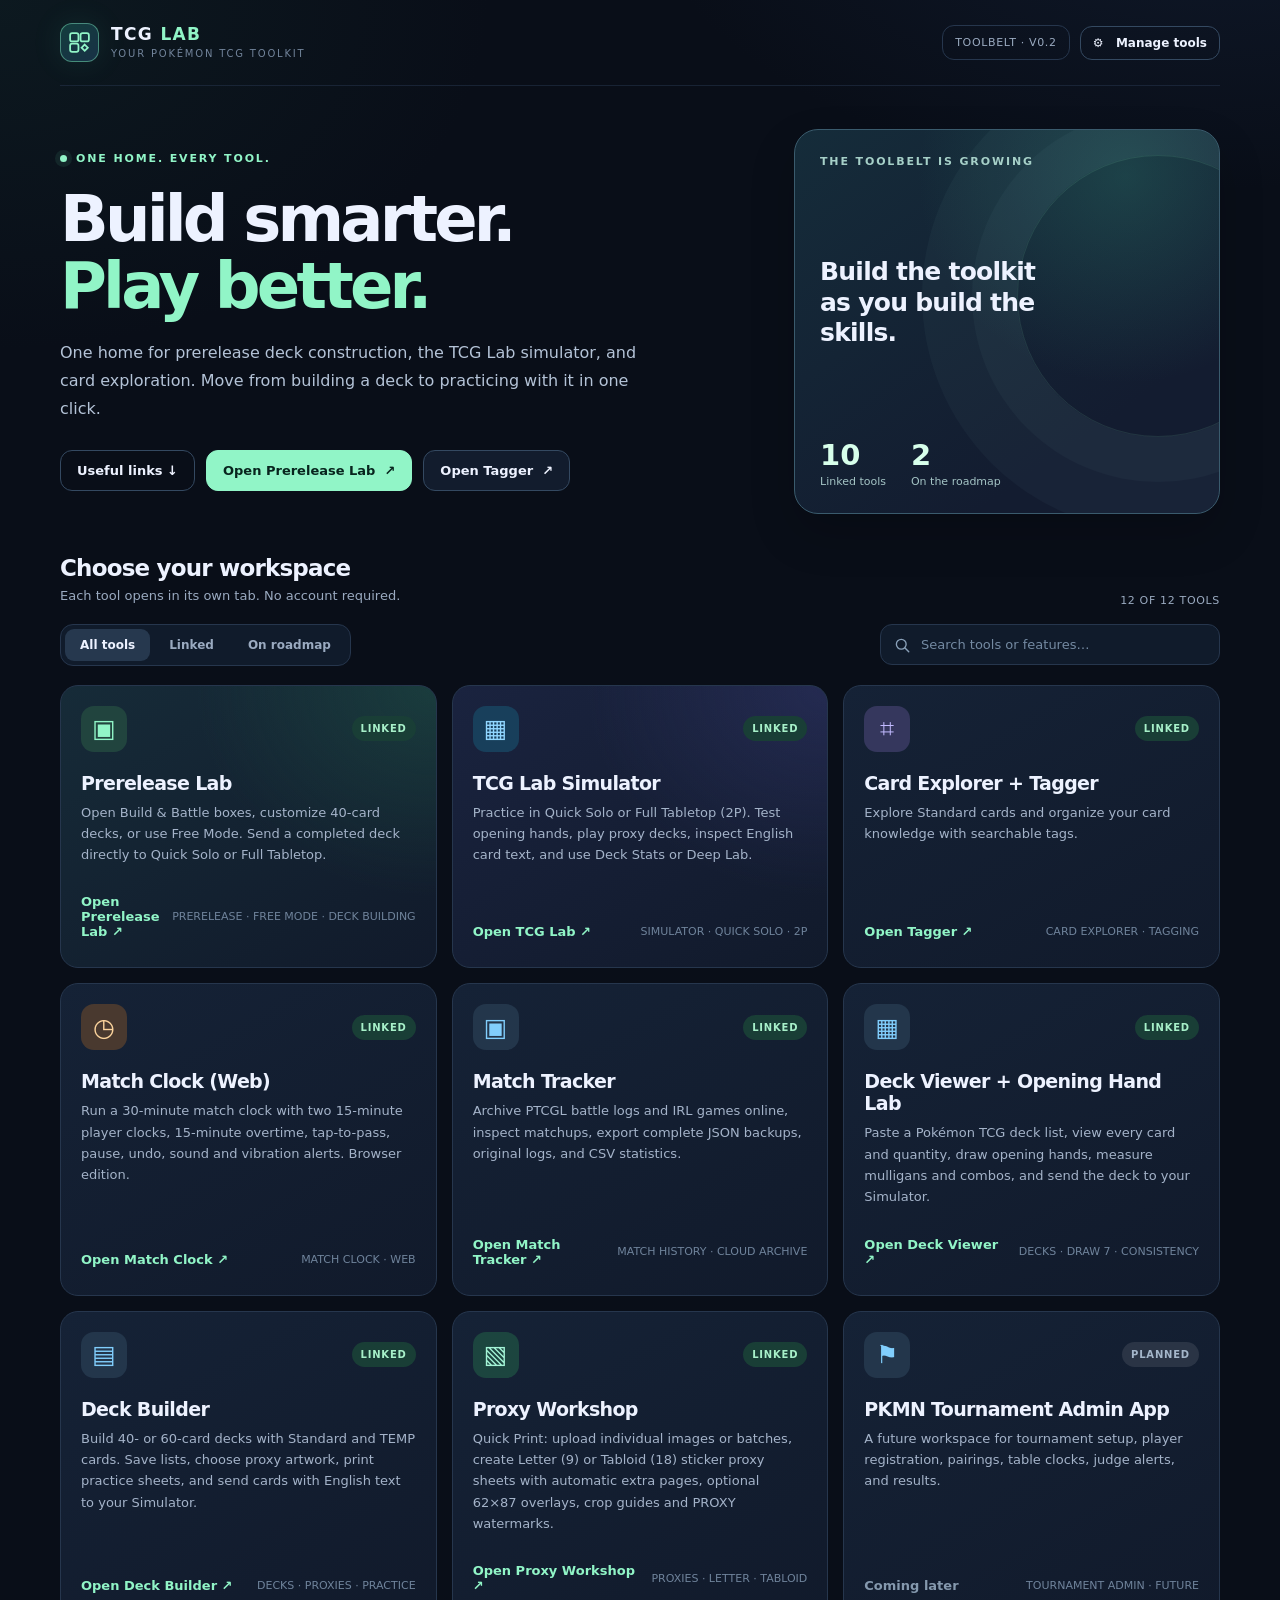
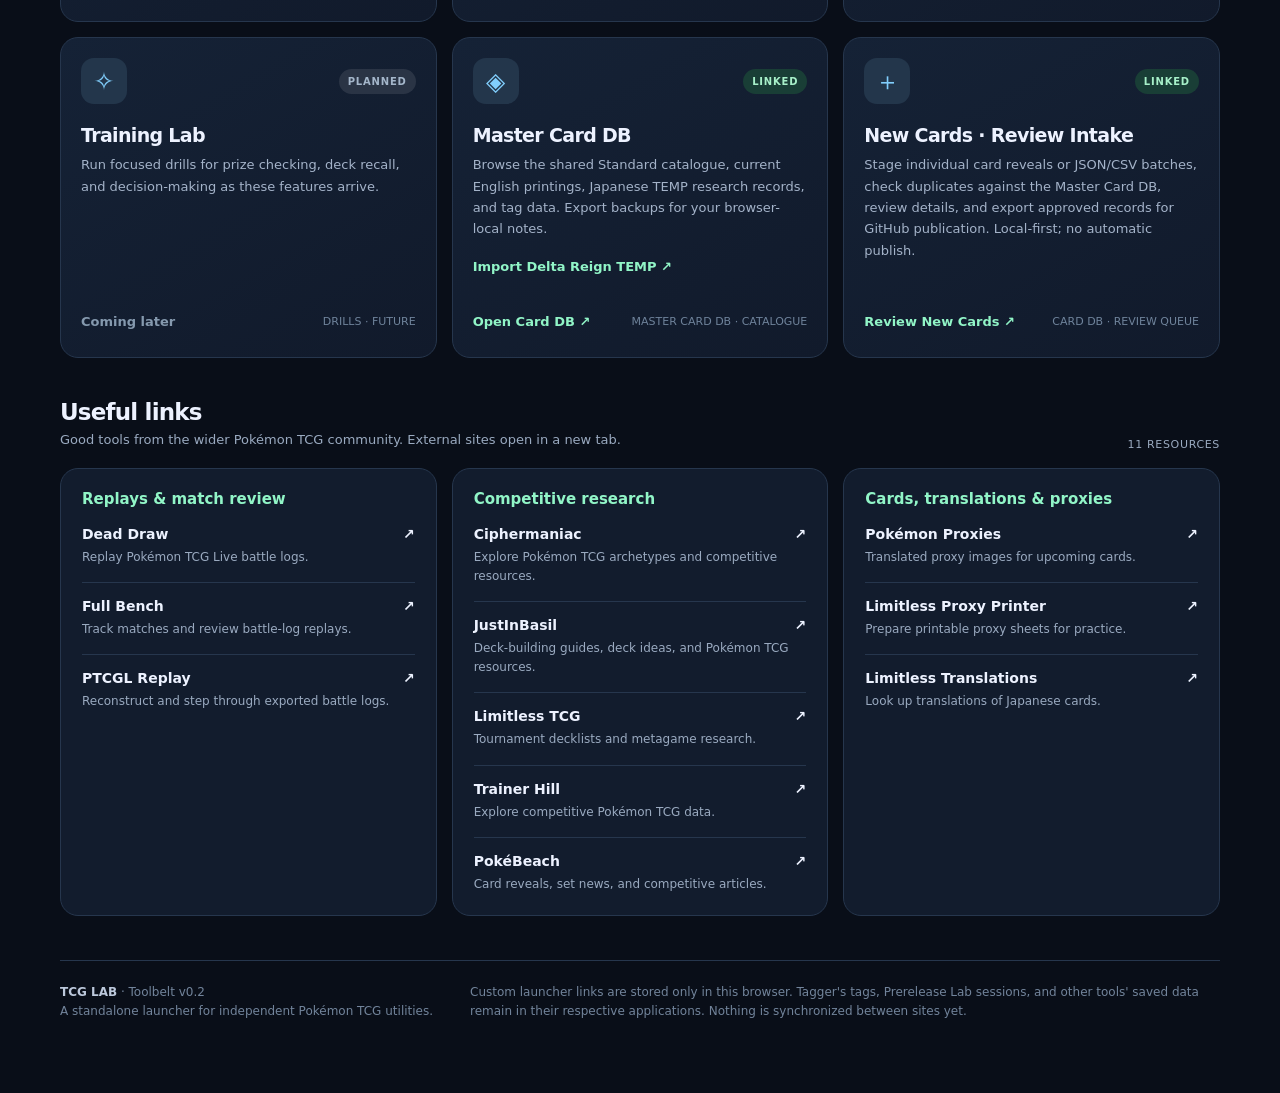
<file: public/index.html>
<!doctype html>
<html lang="en">
<head>
  <meta charset="utf-8"/>
  <meta name="viewport" content="width=device-width, initial-scale=1"/>
  <meta name="theme-color" content="#0a1120"/>
  <meta name="description" content="TCG Lab: one home for your Pokémon TCG tools."/>
  <title>TCG Lab — Toolbelt</title>
  <style>
    :root { color-scheme: dark; --bg:#090e18; --bg2:#0e1625; --surface:#121c2d; --surface2:#18253a; --line:#26364d; --line2:#344961; --text:#edf2ff; --muted:#9aaac0; --soft:#72849b; --mint:#91f5c7; --mint2:#43c99a; --violet:#afacff; --sky:#81cefc; --amber:#f1bd71; --r:18px; font-family: Inter, ui-sans-serif, system-ui,-apple-system,BlinkMacSystemFont,"Segoe UI",sans-serif; }
    *{box-sizing:border-box} html{scroll-behavior:smooth} body{margin:0; min-height:100vh; background:radial-gradient(900px 500px at 95% -5%, #20355a4a, transparent 65%), radial-gradient(700px 500px at 0 0, #173a3740, transparent 70%), var(--bg); color:var(--text)}
    button,input,a{font:inherit} button,a{-webkit-tap-highlight-color: transparent} a{text-decoration:none;color:inherit} button{cursor:pointer} :focus-visible{outline:3px solid #91f5c7;outline-offset:3px}
    .shell{max-width:1220px;margin:auto;padding:0 30px 72px}.topbar{display:flex;align-items:center;justify-content:space-between;gap:15px;border-bottom:1px solid #26364d88; padding:23px 0}.brand{display:flex;gap:12px;align-items:center}.brandmark{width:39px;height:39px;display:grid;place-items:center;border:1px solid #7ee9bd77; border-radius:12px;background:linear-gradient(145deg,#133d3d,#183146);box-shadow:0 0 32px #50e5b118;color:var(--mint)}.brandname{font-size:17px;font-weight:850;letter-spacing:.08em;line-height:1}.brandname b{color:var(--mint)}.brandsub{font-size:10px;color:var(--soft);letter-spacing:.18em;text-transform:uppercase;margin-top:5px}.headright{display:flex;align-items:center;gap:10px}.tiny{font-size:11px;letter-spacing:.06em;text-transform:uppercase;color:var(--muted)}.version{border:1px solid var(--line);padding:10px 12px;border-radius:12px}.btn{display:inline-flex;align-items:center;justify-content:center;gap:9px;padding:12px 16px;border-radius:12px;border:1px solid var(--line2);color:var(--text);background:var(--surface);font-weight:700;font-size:13px;transition:transform .16s,background .16s,border-color .16s}.btn:hover{transform:translateY(-1px);background:#1c3049;border-color:#58708e}.btn:active{transform:translateY(0)}.btn.primary{background:var(--mint);border-color:var(--mint);color:#08251e}.btn.primary:hover{background:#bcffdf}.btn.ghost{background:transparent}.btn.small{padding:9px 12px;font-size:12px}.btn:disabled{cursor:not-allowed;opacity:.45;transform:none}
    .hero{display:grid;grid-template-columns:1.25fr .75fr;gap:24px;align-items:stretch;margin:43px 0 33px}.hero-left{padding:23px 0}.eyebrow{display:flex;align-items:center;gap:9px;color:var(--mint);letter-spacing:.17em;font-weight:800;font-size:11px;text-transform:uppercase}.dot{width:7px;height:7px;border-radius:50%;background:var(--mint);box-shadow:0 0 0 5px #74ffb914}h1{font-size:clamp(37px,5vw,65px);font-weight:870;line-height:1.045;letter-spacing:-.06em;margin:21px 0 19px;max-width:730px}h1 .accent{color:var(--mint)}.lede{max-width:610px;font-size:16px;line-height:1.75;color:#b4c3d7;margin:0 0 27px}.hero-actions{display:flex;flex-wrap:wrap;gap:11px}.hero-card{position:relative;overflow:hidden;border-radius:24px;border:1px solid #3a5b6d;background:radial-gradient(circle at 78% 12%,#2c776b5c,transparent 44%),linear-gradient(145deg,#152c3a,#131c30 75%);min-height:265px; padding:25px;display:flex;flex-direction:column;justify-content:space-between;box-shadow:0 20px 45px #0000002f}.hero-card:before{content:"";position:absolute;right:-80px;top:25px;width:280px;height:280px;border:1px solid #9cfbc51c;border-radius:50%;box-shadow:0 0 0 45px #b4ffe408,0 0 0 95px #b4ffe408}.hero-card>*{position:relative}.m-label{font-size:11px;text-transform:uppercase;letter-spacing:.17em;font-weight:800;color:#a6d0c8}.hero-card-title{font-size:25px;line-height:1.22;font-weight:850;max-width:220px;letter-spacing:-.03em}.statrow{display:flex;gap:25px}.statnumber{font-size:29px;font-weight:850;color:#d7ffeb}.statcaption{font-size:11px;color:#a4c4c5;margin-top:3px}.section-head{display:flex;align-items:flex-end;justify-content:space-between;gap:15px;margin:41px 0 17px}.section-head h2{margin:0 0 5px;font-size:23px;letter-spacing:-.035em}.section-head p{margin:0;color:var(--muted);font-size:13px;line-height:1.6}.tools-controls{display:flex;align-items:center;justify-content:space-between;gap:12px;margin-bottom:19px}.tabs{display:flex;align-items:center;gap:4px;border:1px solid var(--line);border-radius:13px;padding:4px;background:#101b2b}.tab{border:0;background:transparent;padding:9px 15px;border-radius:9px;color:var(--muted);font-size:12px;font-weight:750}.tab.active{background:#26384e;color:var(--text)}.searchbox{width:min(340px,100%);position:relative}.searchbox svg{position:absolute;left:13px;top:12px;color:#8aa1b9}.searchbox input{width:100%;border:1px solid var(--line);background:#101b2b;border-radius:12px;color:var(--text);padding:12px 14px 12px 40px;outline:0;font-size:13px}.searchbox input:focus{border-color:#79ddba}.searchbox input::placeholder{color:#748aa2}
    .cards{display:grid;grid-template-columns:repeat(3,minmax(0,1fr));gap:15px}.tool{border:1px solid var(--line);background:linear-gradient(150deg,#152236,#111a2b);border-radius:18px;padding:20px;display:flex;flex-direction:column;min-height:258px;position:relative;overflow:hidden;transition:border-color .2s,transform .2s,box-shadow .2s}.tool:hover{transform:translateY(-2px);border-color:#45607f;box-shadow:0 20px 35px #03071240}.tool.live:first-child{background:radial-gradient(240px 210px at 100% 0,#20554880,transparent),linear-gradient(150deg,#162b38,#111a2b)}.tool.live:nth-child(2){background:radial-gradient(240px 210px at 100% 0,#32366c80,transparent),linear-gradient(150deg,#1a233f,#111a2b)}.topline{display:flex;align-items:center;justify-content:space-between}.tool-icon{font-size:25px;display:grid;place-items:center;width:46px;height:46px;border-radius:13px;background:#23364b;color:var(--sky)}.tool[data-id="prerelease"] .tool-icon{color:var(--mint);background:#21443e}.tool[data-id="tagger"] .tool-icon{color:#c2baff;background:#35375d}.tool[data-id="tabletop"] .tool-icon{color:#91d7ff;background:#183f5b}.tool[data-id="clock"] .tool-icon{color:#fbd39c;background:#49392f}.tool[data-id="proxy"] .tool-icon{color:#a3f4d6;background:#1c453f}.badge{font-size:10px;letter-spacing:.08em;font-weight:850;border-radius:100px;padding:7px 9px;text-transform:uppercase;white-space:nowrap;background:#2a3445;color:#a4b6ca}.badge.live{background:#193e36;color:#a7f0c9}.tool h3{font-size:19px;letter-spacing:-.035em;margin:20px 0 8px}.tool p{margin:0 0 21px;font-size:13px;line-height:1.64;color:#a4b3c9;flex:1}.tool-bottom{display:flex;align-items:center;justify-content:space-between;gap:10px}.tool-meta{font-size:11px;color:#6f839b;white-space:nowrap}.tool-link{display:inline-flex;align-items:center;gap:7px;font-size:13px;font-weight:800;color:var(--mint);border:0;background:transparent;padding:8px 0}.tool-link:hover{text-decoration:underline}.tool-link.disabled{color:#8599ae;cursor:default}.empty{padding:30px;border:1px dashed var(--line2);border-radius:16px;color:var(--muted);text-align:center;grid-column:1/-1}.foot{display:flex;justify-content:space-between;gap:15px;align-items:center;border-top:1px solid var(--line);margin-top:44px;padding-top:22px;color:var(--soft);font-size:12px;line-height:1.6}.foot strong{color:#bcc8db}.foot-note{max-width:750px}.notify{position:fixed;bottom:24px;left:50%;transform:translate(-50%,25px);padding:12px 17px;border:1px solid #638874;background:#163b34;box-shadow:0 15px 40px #0007;border-radius:12px;font-size:13px;color:#d7ffec;opacity:0;transition:.2s;pointer-events:none;z-index:10}.notify.on{opacity:1;transform:translate(-50%,0)}
    dialog{background:#142033;color:var(--text);border:1px solid #41526c;border-radius:22px;width:min(620px,calc(100vw - 34px));max-height:min(80vh,720px);overflow:auto;padding:0;box-shadow:0 30px 100px #000b}dialog::backdrop{background:#030a14b9;backdrop-filter:blur(4px)}.modal-head{display:flex;align-items:start;justify-content:space-between;padding:23px 23px 17px;border-bottom:1px solid var(--line)}.modal-head h2{font-size:22px;margin:0 0 7px}.modal-head p{font-size:12px;line-height:1.55;color:var(--muted);margin:0}.x{background:none;border:0;color:var(--muted);font-size:23px;line-height:1;padding:1px 6px}.fields{padding:20px 23px 12px;display:grid;gap:16px}.field label{display:block;color:#deebfa;font-weight:800;font-size:12px;margin-bottom:8px}.field input{width:100%;border:1px solid var(--line2);background:#0b1524;border-radius:10px;color:var(--text);padding:12px;font-size:13px}.field .hint{margin-top:7px;font-size:11px;color:#849bb3;line-height:1.5}.field-note{padding:12px;border-radius:10px;border:1px solid #415572;background:#1d2b43;color:#bdccdd;font-size:12px;line-height:1.6}.modal-foot{display:flex;align-items:center;justify-content:space-between;flex-wrap:wrap;gap:10px;padding:20px 23px 23px}.modal-actions{display:flex;gap:10px}.smallprint{font-size:11px;color:var(--muted)}.error{font-size:12px;color:#ffb5ab;display:none}.error.show{display:block}
    @media(max-width:900px){.hero{grid-template-columns:1fr}.hero-card{min-height:205px}.cards{grid-template-columns:repeat(2,minmax(0,1fr))}}@media(max-width:600px){.shell{padding:0 17px 45px}.topbar{padding:16px 0}.version{display:none}.hero{margin:28px 0 17px;gap:15px}.hero-left{padding:9px 0}.hero-card{min-height:180px}.lede{font-size:14px}.cards{grid-template-columns:1fr;gap:12px}.tool{min-height:200px}.tools-controls{align-items:stretch;flex-direction:column}.searchbox{width:100%}.tabs{justify-content:space-between}.tab{flex:1}.section-head{margin:28px 0 14px}.foot{flex-direction:column;align-items:flex-start}.headright>.btn{font-size:12px;padding:9px}.statrow{gap:38px}}
    @media(prefers-reduced-motion:reduce){*,*:before,*:after{scroll-behavior:auto!important;transition:none!important}}
  .resource-groups{display:grid;grid-template-columns:repeat(3,minmax(0,1fr));gap:15px}.resource-group{border:1px solid var(--line);border-radius:18px;background:var(--surface);padding:21px}.resource-group h3{margin:0 0 18px;font-size:15px;color:var(--mint)}.resource-group ul{list-style:none;padding:0;margin:0}.resource-group li+li{border-top:1px solid var(--line);margin-top:15px;padding-top:15px}.resource-group a{font-size:14px;font-weight:750;display:flex;justify-content:space-between;gap:12px}.resource-group a:hover{color:var(--mint);text-decoration:underline}.resource-group p{font-size:12px;line-height:1.6;color:var(--muted);margin:6px 0 0}@media(max-width:900px){.resource-groups{grid-template-columns:1fr}}html{scroll-padding-top:20px}
</style>
</head>
<body>
<main class="shell">
  <header class="topbar">
    <div class="brand"><div class="brandmark" aria-hidden="true"><svg width="25" height="25" viewBox="0 0 24 24" fill="none"><rect x="3" y="3" width="8" height="8" rx="2" stroke="currentColor" stroke-width="1.7"/><rect x="13" y="3" width="8" height="8" rx="2" stroke="currentColor" stroke-width="1.7"/><rect x="3" y="13" width="8" height="8" rx="2" stroke="currentColor" stroke-width="1.7"/><path d="m17 14 3 3-3 3-3-3z" stroke="currentColor" stroke-width="1.7"/></svg></div><div><div class="brandname">TCG <b>LAB</b></div><div class="brandsub">Your Pokémon TCG toolkit</div></div></div>
    <div class="headright"><span class="tiny version">Toolbelt · v0.2</span><button class="btn ghost small" id="manageBtn" type="button" aria-haspopup="dialog">⚙ &nbsp; Manage tools</button></div>
  </header>
  <section class="hero" aria-label="Welcome">
    <div class="hero-left"><div class="eyebrow"><span class="dot"></span> ONE HOME. EVERY TOOL.</div><h1>Build smarter.<br><span class="accent">Play better.</span></h1><p class="lede">One home for prerelease deck construction, the TCG Lab simulator, and card exploration. Move from building a deck to practicing with it in one click.</p><div class="hero-actions"><a class="btn ghost" href="#useful-links">Useful links ↓</a><a class="btn primary" id="primaryLink" href="https://prerelease-lab.pages.dev/" target="_blank" rel="noopener noreferrer">Open Prerelease Lab &nbsp;↗</a><a class="btn" id="secondaryLink" href="https://taggerv1.pages.dev/" target="_blank" rel="noopener noreferrer">Open Tagger &nbsp;↗</a></div></div>
    <div class="hero-card"><div class="m-label">The toolbelt is growing</div><div class="hero-card-title">Build the toolkit as you build the skills.</div><div class="statrow"><div><div class="statnumber" id="liveCount">5</div><div class="statcaption">Linked tools</div></div><div><div class="statnumber" id="plannedCount">3</div><div class="statcaption">On the roadmap</div></div></div></div>
  </section>
  <section id="tools" aria-label="Available tools">
    <div class="section-head"><div><h2>Choose your workspace</h2><p>Each tool opens in its own tab. No account required.</p></div><span class="tiny" id="listingCount">8 tools</span></div>
    <div class="tools-controls"><div class="tabs" role="group" aria-label="Filter tools"><button type="button" class="tab active" data-filter="all" aria-pressed="true">All tools</button><button type="button" class="tab" data-filter="linked" aria-pressed="false">Linked</button><button type="button" class="tab" data-filter="planned" aria-pressed="false">On roadmap</button></div><div class="searchbox"><svg width="18" height="18" viewBox="0 0 24 24" fill="none" aria-hidden="true"><circle cx="11" cy="11" r="6.5" stroke="currentColor" stroke-width="1.8"/><path d="m16 16 5 5" stroke="currentColor" stroke-width="1.8" stroke-linecap="round"/></svg><input id="search" type="search" placeholder="Search tools or features…" aria-label="Search tools"/></div></div>
    <div class="cards" id="cards" aria-live="polite"></div>
  </section>
<section id="useful-links" aria-labelledby="usefulLinksTitle">
<div class="section-head"><div><h2 id="usefulLinksTitle">Useful links</h2><p>Good tools from the wider Pokémon TCG community. External sites open in a new tab.</p></div><span class="tiny">11 resources</span></div>
<div class="resource-groups"><article class="resource-group"><h3>Replays &amp; match review</h3><ul><li><a href="https://deaddraw.app/" target="_blank" rel="noopener noreferrer">Dead Draw <span aria-hidden="true">↗</span></a><p>Replay Pokémon TCG Live battle logs.</p></li><li><a href="https://fullbench.gg/" target="_blank" rel="noopener noreferrer">Full Bench <span aria-hidden="true">↗</span></a><p>Track matches and review battle-log replays.</p></li><li><a href="https://www.ptcglreplay.com/" target="_blank" rel="noopener noreferrer">PTCGL Replay <span aria-hidden="true">↗</span></a><p>Reconstruct and step through exported battle logs.</p></li></ul></article><article class="resource-group"><h3>Competitive research</h3><ul><li><a href="https://ciphermaniac.com/" target="_blank" rel="noopener noreferrer">Ciphermaniac <span aria-hidden="true">↗</span></a><p>Explore Pokémon TCG archetypes and competitive resources.</p></li><li><a href="https://www.justinbasil.com/" target="_blank" rel="noopener noreferrer">JustInBasil <span aria-hidden="true">↗</span></a><p>Deck-building guides, deck ideas, and Pokémon TCG resources.</p></li><li><a href="https://limitlesstcg.com/decks" target="_blank" rel="noopener noreferrer">Limitless TCG <span aria-hidden="true">↗</span></a><p>Tournament decklists and metagame research.</p></li><li><a href="https://www.trainerhill.com/" target="_blank" rel="noopener noreferrer">Trainer Hill <span aria-hidden="true">↗</span></a><p>Explore competitive Pokémon TCG data.</p></li><li><a href="https://www.pokebeach.com/" target="_blank" rel="noopener noreferrer">PokéBeach <span aria-hidden="true">↗</span></a><p>Card reveals, set news, and competitive articles.</p></li></ul></article><article class="resource-group"><h3>Cards, translations &amp; proxies</h3><ul><li><a href="https://pokemonproxies.com/" target="_blank" rel="noopener noreferrer">Pokémon Proxies <span aria-hidden="true">↗</span></a><p>Translated proxy images for upcoming cards.</p></li><li><a href="https://limitlesstcg.com/tools/proxies" target="_blank" rel="noopener noreferrer">Limitless Proxy Printer <span aria-hidden="true">↗</span></a><p>Prepare printable proxy sheets for practice.</p></li><li><a href="https://limitlesstcg.com/translations" target="_blank" rel="noopener noreferrer">Limitless Translations <span aria-hidden="true">↗</span></a><p>Look up translations of Japanese cards.</p></li></ul></article></div>
</section>
  <footer class="foot"><div><strong>TCG LAB</strong> · Toolbelt v0.2<br>A standalone launcher for independent Pokémon TCG utilities.</div><div class="foot-note">Custom launcher links are stored only in this browser. Tagger's tags, Prerelease Lab sessions, and other tools' saved data remain in their respective applications. Nothing is synchronized between sites yet.</div></footer>
</main>
<dialog id="manageDialog" aria-labelledby="dialogTitle"><div class="modal-head"><div><h2 id="dialogTitle">Manage tool links</h2><p>Connect new tools whenever they're deployed. These settings are saved in this browser only.</p></div><button class="x" id="closeDialog" type="button" aria-label="Close dialog">×</button></div><form id="manageForm"><div class="fields" id="formFields"></div><div class="modal-foot"><div class="smallprint">Changes affect this browser's toolbelt only.</div><div class="modal-actions"><button type="button" class="btn" id="cancelDialog">Cancel</button><button type="submit" class="btn primary">Save links</button></div></div></form></dialog>
<div class="notify" id="toast" role="status" aria-live="polite"></div>
<script>
(()=>{'use strict';
const tools=[
{id:'prerelease',name:'Prerelease Lab',desc:'Open Build & Battle boxes, customize 40-card decks, or use Free Mode. Send a completed deck directly to Quick Solo or Full Tabletop.',meta:'PRERELEASE · FREE MODE · DECK BUILDING',icon:'▣',url:'https://prerelease-lab.pages.dev/',cta:'Open Prerelease Lab',keywords:'prerelease draft packs build battle boosters 40 60 free mode customize deck simulator'},
{id:'tabletop',name:'TCG Lab Simulator',desc:'Practice in Quick Solo or Full Tabletop (2P). Test opening hands, play proxy decks, inspect English card text, and use Deck Stats or Deep Lab.',meta:'SIMULATOR · QUICK SOLO · 2P',icon:'▦',url:'https://prerelease-lab.pages.dev/simulator.html',cta:'Open TCG Lab',keywords:'solo tabletop multiplayer two player 2P simulator prizes sequencing proxy practice deck stats deep lab'},
{id:'tagger',name:'Card Explorer + Tagger',desc:'Explore Standard cards and organize your card knowledge with searchable tags.',meta:'CARD EXPLORER · TAGGING',icon:'⌗',url:'https://taggerv1.pages.dev/',cta:'Open Tagger',keywords:'tags card database standard knowledge browse'},
{id:'clock',name:'Match Clock (Web)',desc:'Run a 30-minute match clock with two 15-minute player clocks, 15-minute overtime, tap-to-pass, pause, undo, sound and vibration alerts. Browser edition.',meta:'MATCH CLOCK · WEB',icon:'◷',url:'https://mute-dust-0d50.forcoin99.workers.dev/clock.html',cta:'Open Match Clock',keywords:'pokemon match time timer clock tournament turns overtime web'},
{id:'match-tracker',name:'Match Tracker',desc:'Archive PTCGL battle logs and IRL games online, inspect matchups, export complete JSON backups, original logs, and CSV statistics.',meta:'MATCH HISTORY · CLOUD ARCHIVE',icon:'▣',url:'./match-tracker.html',cta:'Open Match Tracker',keywords:'match tracker battle log archive wins losses statistics cloud D1 JSON CSV export restore'},
{id:'deckviewer',name:'Deck Viewer + Opening Hand Lab',desc:'Paste a Pokémon TCG deck list, view every card and quantity, draw opening hands, measure mulligans and combos, and send the deck to your Simulator.',meta:'DECKS · DRAW 7 · CONSISTENCY',icon:'▦',url:'./deck-viewer.html',cta:'Open Deck Viewer',keywords:'deck viewer opening hand draw seven draw 7 mulligan consistency probability simulator import clipboard paste'},
{id:'deckbuilder',name:'Deck Builder',desc:'Build 40- or 60-card decks with Standard and TEMP cards. Save lists, choose proxy artwork, print practice sheets, and send cards with English text to your Simulator.',meta:'DECKS · PROXIES · PRACTICE',icon:'▤',url:'https://mute-dust-0d50.forcoin99.workers.dev/deck-builder.html',cta:'Open Deck Builder',keywords:'decks build import export save 40 60 proxy future sets simulator practice print'},
{id:'proxy',name:'Proxy Workshop',desc:'Quick Print: upload individual images or batches, create Letter (9) or Tabloid (18) sticker proxy sheets with automatic extra pages, optional 62×87 overlays, crop guides and PROXY watermarks.',meta:'PROXIES · LETTER · TABLOID',icon:'▧',url:'https://mute-dust-0d50.forcoin99.workers.dev/proxy-workshop.html',cta:'Open Proxy Workshop',keywords:'proxy workshop sticker card print printing 8.5x11 11x17 letter tabloid template watermark upload image offline crop cutting guides'},
{id:'tournament-admin',name:'PKMN Tournament Admin App',desc:'A future workspace for tournament setup, player registration, pairings, table clocks, judge alerts, and results.',meta:'TOURNAMENT ADMIN · FUTURE',icon:'⚑',url:'',cta:'Open Tournament Admin',keywords:'pokemon pkmn tournament admin organizer registration players pairings rounds tables judge clock standings results'},
{id:'training',name:'Training Lab',desc:'Run focused drills for prize checking, deck recall, and decision-making as these features arrive.',meta:'DRILLS · FUTURE',icon:'✧',url:'',cta:'Open Training Lab',keywords:'prize checking drills deck recall practice'},
{id:'release',name:'Master Card DB',desc:'Browse the shared Standard catalogue, current English printings, Japanese TEMP research records, and tag data. Export backups for your browser-local notes.',meta:'MASTER CARD DB · CATALOGUE',icon:'◈',url:'https://mute-dust-0d50.forcoin99.workers.dev/card-db.html',cta:'Open Card DB',keywords:'cards sets master database standard artwork tags japanese temp research'},
{id:'card-intake',name:'New Cards · Review Intake',desc:'Stage individual card reveals or JSON/CSV batches, check duplicates against the Master Card DB, review details, and export approved records for GitHub publication. Local-first; no automatic publish.',meta:'CARD DB · REVIEW QUEUE',icon:'＋',url:'https://mute-dust-0d50.forcoin99.workers.dev/card-intake.html',cta:'Review New Cards',keywords:'new cards reveals leaks imports intake card database review approval batch csv json daily'}
];
const storeKey='tcg-lab-toolbelt-links-v1';const $=id=>document.getElementById(id);
let filter='all',term='',overrides={};
function safeUrl(value){const s=String(value||'').trim();if(!s)return '';try{const u=new URL(s);return (u.protocol==='https:'||u.protocol==='http:')?u.href:null}catch{return null}}
try{const raw=JSON.parse(localStorage.getItem(storeKey)||'{}');if(raw&&typeof raw==='object'&&!Array.isArray(raw))for(const tool of tools)if(Object.hasOwn(raw,tool.id)){const v=safeUrl(raw[tool.id]);if(v!==null&&!(v===''&&tool.url))overrides[tool.id]=v}}catch{}
function urlFor(t){return Object.hasOwn(overrides,t.id)?overrides[t.id]:(t.url?new URL(t.url,location.href).href:'')}
function toast(msg){const el=$('toast');el.textContent=msg;el.classList.add('on');clearTimeout(toast.t);toast.t=setTimeout(()=>el.classList.remove('on'),3000)}
function make(tag,cls,txt){let el=document.createElement(tag);if(cls)el.className=cls;if(txt!==undefined)el.textContent=txt;return el}
function render(){let linked=tools.filter(t=>!!urlFor(t)).length;$('liveCount').textContent=linked;$('plannedCount').textContent=tools.length-linked;const list=tools.filter(t=>(filter==='all'||(filter==='linked')===!!urlFor(t))&&(t.name+' '+t.desc+' '+t.keywords).toLowerCase().includes(term));$('listingCount').textContent=`${list.length} of ${tools.length} tools`;
const cards=$('cards');cards.replaceChildren();if(!list.length){cards.appendChild(make('div','empty','No tools match your search.'));return}
for(const t of list){let url=urlFor(t),live=!!url;let card=make('article','tool'+(live?' live':''));card.dataset.id=t.id;let top=make('div','topline');top.append(make('div','tool-icon',t.icon),make('span','badge'+(live?' live':''),live?'LINKED':'PLANNED'));let title=make('h3','',t.name),desc=make('p','',t.desc),bottom=make('div','tool-bottom');if(t.id==='release'){const seedLink=make('a','tool-link','Import Delta Reign TEMP ↗');seedLink.href='./delta-reign-import.html';seedLink.rel='noopener noreferrer';seedLink.target='_blank';seedLink.style.marginTop='8px';desc.appendChild(document.createElement('br'));desc.appendChild(seedLink);}let action=make(live?'a':'span','tool-link'+(live?'':' disabled'),live?t.cta+' ↗':'Coming later');if(live){action.href=url;action.target='_blank';action.rel='noopener noreferrer';}bottom.append(action,make('span','tool-meta',t.meta));card.append(top,title,desc,bottom);cards.append(card)}
for(const id of ['prerelease','tagger']){const t=tools.find(t=>t.id===id);const a=$(id==='prerelease'?'primaryLink':'secondaryLink');const u=urlFor(t);a.href=u||'#';a.style.display=u?'inline-flex':'none';}
}
$('search').addEventListener('input',e=>{term=e.target.value.trim().toLowerCase();render()});
document.querySelectorAll('[data-filter]').forEach(b=>b.addEventListener('click',()=>{filter=b.dataset.filter;document.querySelectorAll('[data-filter]').forEach(x=>{const active=x===b;x.classList.toggle('active',active);x.setAttribute('aria-pressed',String(active))});render()}));
function openManage(){const fields=$('formFields');fields.replaceChildren();for(const t of tools){const f=make('div','field');const lbl=make('label','',t.name);lbl.htmlFor='link-'+t.id;const inp=make('input');inp.id='link-'+t.id;inp.name=t.id;inp.type='url';inp.placeholder='https://…';inp.autocomplete='off';inp.value=urlFor(t);const hint=make('div','hint',t.id==='prerelease'||t.id==='tagger'?'Current link already provided. Leave as-is to keep using it.':'Leave blank until this tool is deployed.');f.append(lbl,inp,hint);fields.append(f)}const note=make('div','field-note','This is only a launcher. Changing a URL here does not move Tagger tags, decks, or any other app data. Keep backups in the original tool.');fields.append(note);const error=make('div','error');error.id='formError';fields.append(error);$('manageDialog').showModal()}
$('manageBtn').addEventListener('click',openManage);function close(){ $('manageDialog').close() }$('closeDialog').onclick=close;$('cancelDialog').onclick=close;$('manageDialog').addEventListener('click',e=>{if(e.target===$('manageDialog'))close()});
$('manageForm').addEventListener('submit',e=>{e.preventDefault();let out={};for(const t of tools){let val=safeUrl($('link-'+t.id).value);if(val===null){const el=$('formError');el.textContent='Enter a valid http:// or https:// URL for '+t.name;el.classList.add('show');$('link-'+t.id).focus();return}out[t.id]=val}overrides=out;try{localStorage.setItem(storeKey,JSON.stringify(out));toast('Tool links saved in this browser.')}catch{toast('Browser storage unavailable; links work until refresh.')}close();render()});
render();
})();
</script>
</body>
</html>
</file>
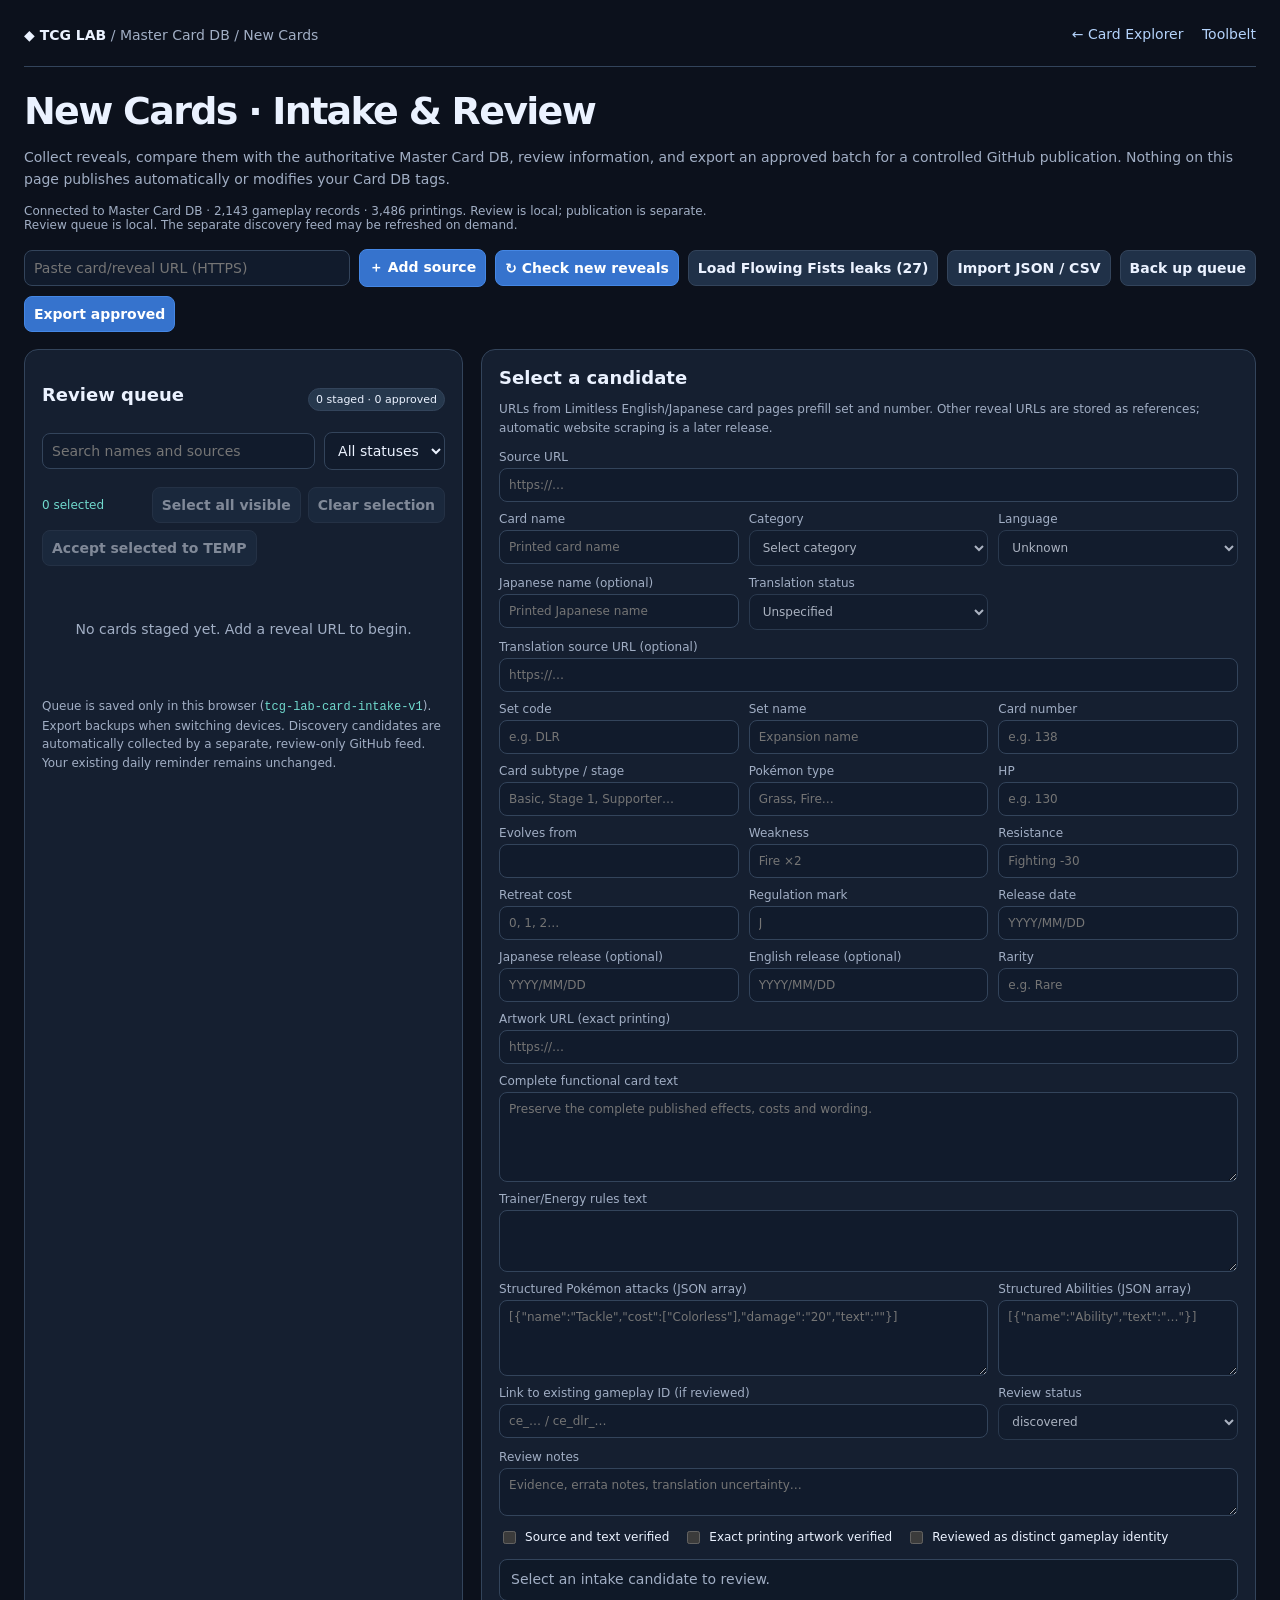
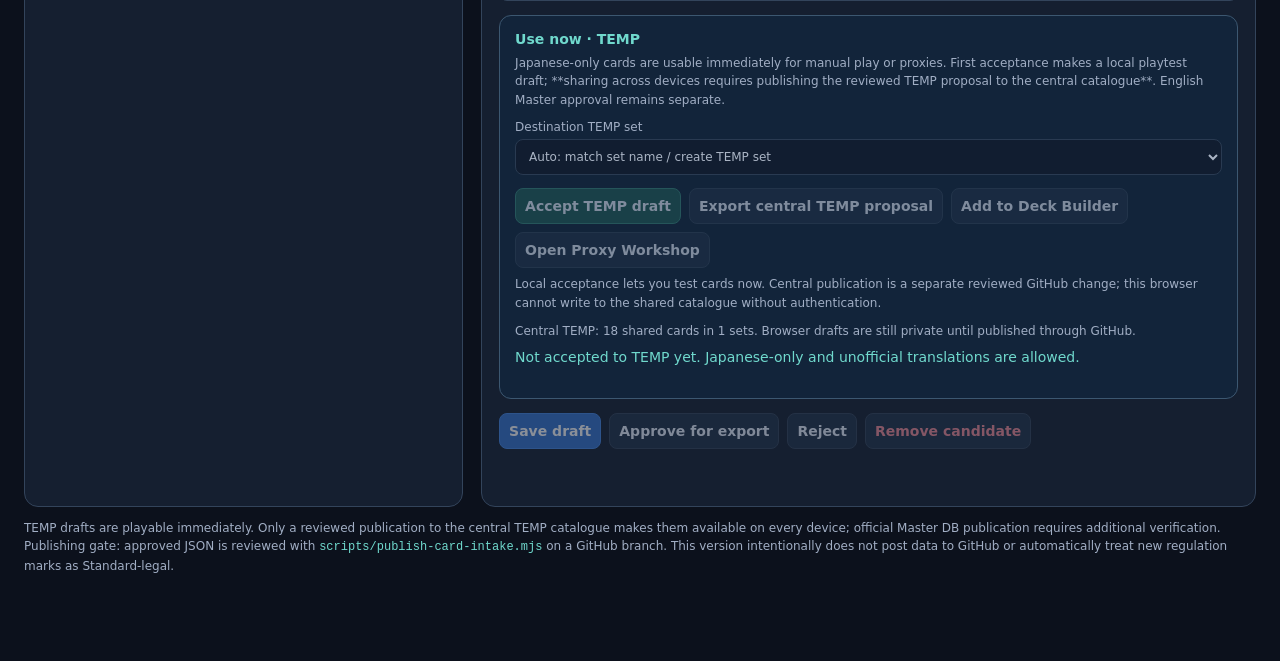
<file: public/card-intake.html>
<!doctype html>
<html lang="en">
<head>
<meta charset="utf-8"><meta name="viewport" content="width=device-width,initial-scale=1">
<meta name="theme-color" content="#0c111c"><title>TCG Lab — Card DB Intake</title>
<style>
:root{color-scheme:dark;font-family:Inter,ui-sans-serif,system-ui,sans-serif;--bg:#0c111c;--panel:#151f30;--line:#33445b;--text:#ebf2ff;--muted:#a1aec4;--blue:#76a9fc;--cyan:#70d9cd;--green:#70dfab;--amber:#facb84;--red:#f38e9b}
*{box-sizing:border-box}body{margin:0;background:var(--bg);color:var(--text);font-size:14px}a{color:var(--blue)}.shell{max-width:1340px;margin:auto;padding:26px 24px 75px}header{display:flex;align-items:center;justify-content:space-between;flex-wrap:wrap;gap:12px;padding-bottom:22px;border-bottom:1px solid var(--line)}h1{font-size:clamp(27px,3vw,38px);margin:22px 0 6px;letter-spacing:-.045em}h2{font-size:18px;margin:0 0 10px}h3{font-size:14px;margin:13px 0 8px;color:var(--cyan)}p{color:var(--muted);line-height:1.55}button,input,textarea,select{font:inherit;border-radius:8px;border:1px solid var(--line);background:#111b2c;color:var(--text);padding:9px;min-width:0}button{cursor:pointer;background:#203148;font-weight:600}button:hover{border-color:#7098c5}button:disabled{opacity:.5;cursor:not-allowed}.primary{background:#3673cd;border-color:#4587e4;color:white}.danger{color:var(--red)}.back{color:#b4d3fb;text-decoration:none}.toolbar{display:flex;align-items:center;flex-wrap:wrap;gap:9px;margin:17px 0}.panel{background:var(--panel);border:1px solid var(--line);border-radius:14px;padding:17px;min-width:0}.columns{display:grid;grid-template-columns:minmax(260px,.85fr) minmax(0,1.5fr);gap:18px}.hint{font-size:12px;color:var(--muted)}.good{color:var(--green)}.warn{color:var(--amber)}.bad{color:var(--red)}.list{display:flex;flex-direction:column;gap:8px;max-height:72vh;overflow:auto}.candidate{padding:10px;border:1px solid var(--line);border-radius:9px;background:#111b2c;text-align:left;display:flex;align-items:center;gap:10px;width:100%}.candidate.active{border-color:var(--blue);background:#20334e}.candidate img{width:38px;height:54px;object-fit:contain;background:#273c52;border-radius:4px}.candidate span{display:block}.candidate small{display:block;color:var(--muted);font-weight:400;font-size:11px}.pill{font-size:11px;padding:4px 7px;background:#26384d;border:1px solid var(--line);border-radius:40px;white-space:nowrap}.fields{display:grid;grid-template-columns:repeat(3,minmax(0,1fr));gap:10px}.fields label{display:flex;flex-direction:column;gap:4px;font-size:12px;color:var(--muted)}.fields input,.fields select,.fields textarea{width:100%}.fields .full{grid-column:1/-1}.fields .span2{grid-column:span 2}.checks{display:flex;gap:14px;flex-wrap:wrap;margin:12px 0}.checks label{color:var(--text);font-size:12px;display:flex;gap:6px;align-items:center}.checks input{width:auto}.actions{display:flex;gap:8px;flex-wrap:wrap;margin-top:13px}#diagnostic{padding:11px;border-radius:8px;border:1px solid var(--line);background:#0f1928;color:var(--muted);margin:12px 0;min-height:42px;white-space:pre-wrap}#feedback{margin:7px 0 13px;min-height:20px}#queueCount{margin-left:auto}.muted{color:var(--muted)}.empty{padding:30px;text-align:center;color:var(--muted)}code{color:var(--cyan)}.stats{font-size:12px;color:var(--muted)}.panel,.toolbar,.fields,.candidate,.hint,#diagnostic,#feedback{min-width:0;overflow-wrap:anywhere}.columns>section{min-width:0}.fields{grid-template-columns:repeat(3,minmax(0,1fr))}@media(max-width:950px){.columns{grid-template-columns:1fr}.list{max-height:220px}.fields{grid-template-columns:repeat(2,minmax(0,1fr))}}@media(max-width:500px){.shell{padding:15px}.fields{grid-template-columns:minmax(0,1fr)}.fields .span2{grid-column:auto}.toolbar>*{flex:1}}

/* Card inspection: same queue layout, magnifier over artwork, one accessible lightbox. */
.candidate-wrap{position:relative;min-width:0}
.candidate img{width:52px;height:73px;flex:none}
.candidate-loupe-trigger{position:absolute;top:10px;left:10px;width:52px;height:73px;padding:0;border:0;background:transparent;border-radius:5px;z-index:1;color:white;cursor:zoom-in}
.candidate-loupe-trigger::after{content:"⌕";position:absolute;right:3px;bottom:3px;display:grid;place-items:center;background:rgba(5,12,23,.9);border:1px solid #9fb3d2;border-radius:7px;width:27px;height:27px;font-size:24px;line-height:1}
.candidate-loupe-trigger:hover::after,.candidate-loupe-trigger:focus-visible::after{background:#3673cd}
.candidate-loupe-trigger:focus-visible{outline:3px solid #b8e6ff;outline-offset:2px}
.review-titlebar{display:flex;align-items:center;justify-content:space-between;gap:12px;margin-bottom:10px;flex-wrap:wrap}
.review-titlebar h2{margin:0}
.card-loupe{width:min(95vw,980px);height:min(95dvh,980px);max-width:none;max-height:none;padding:0;border:1px solid #526787;border-radius:16px;background:#111b2c;color:var(--text);box-shadow:0 28px 90px #0009;overflow:hidden}
.card-loupe::backdrop{background:rgba(2,6,14,.88);backdrop-filter:blur(4px)}
.card-loupe-window{display:flex;flex-direction:column;width:100%;height:100%;min-height:0}
.card-loupe-toolbar{display:flex;align-items:center;justify-content:space-between;gap:9px;padding:12px 15px;border-bottom:1px solid var(--line);flex-wrap:wrap;background:#172339}
.card-loupe-title{display:flex;align-items:center;gap:12px;flex-wrap:wrap;min-width:0}
#cardLoupeTitle{font-size:15px;overflow-wrap:anywhere}
#cardLoupeZoom{color:var(--cyan);font-size:12px;font-variant-numeric:tabular-nums}
.card-loupe-controls{display:flex;align-items:center;gap:7px;flex-wrap:wrap}
.card-loupe-controls button{min-width:36px;min-height:36px}
.card-loupe-nav{display:flex;align-items:center;gap:6px;margin-right:6px;padding-right:11px;border-right:1px solid var(--line)}
.card-loupe-nav button{font-size:26px;line-height:1;min-width:41px;min-height:38px;padding:4px 9px}
#cardLoupePosition{font-size:12px;min-width:45px;text-align:center;color:var(--cyan);font-variant-numeric:tabular-nums;white-space:nowrap}
.card-loupe-nav button:disabled{opacity:.3}

.card-loupe-controls a{color:var(--blue);font-size:12px}
#cardLoupeClose{background:#354660;font-size:18px}
.card-loupe-stage{flex:1;min-height:0;min-width:0;overflow:hidden;display:flex;align-items:center;justify-content:center;position:relative;background:#080f1b;touch-action:none;cursor:zoom-in;user-select:none}
.card-loupe-stage.can-pan{cursor:grab}
.card-loupe-stage.can-pan:active{cursor:grabbing}
#cardLoupeImage{display:block;max-width:calc(100% - 24px);max-height:calc(100% - 24px);width:auto;height:auto;object-fit:contain;transform-origin:center center;pointer-events:none;-webkit-user-drag:none;user-select:none;will-change:transform}
#cardLoupeImage[hidden],#cardLoupeError[hidden],#previewSelected[hidden]{display:none!important}
#cardLoupeError{color:var(--amber);padding:25px;text-align:center}
.card-loupe-hint{padding:9px 15px;border-top:1px solid var(--line);font-size:12px;color:var(--muted);text-align:center;background:#131e30}
@media(max-width:600px){.card-loupe{width:100vw;height:100dvh;border-radius:0;border:0}.card-loupe-toolbar{padding:9px}.card-loupe-controls{gap:4px}.card-loupe-controls button{min-width:38px;min-height:38px}.card-loupe-hint{font-size:11px;padding:7px}}
.temp-accept{margin:14px 0;padding:15px;border:1px solid #3c5770;background:#12243a;border-radius:12px}
.temp-accept h3{margin:0;color:var(--cyan)}
.temp-accept .hint{margin:7px 0 11px}
.temp-accept label{display:flex;flex-direction:column;gap:5px;font-size:12px;color:var(--muted)}
.temp-accept select{width:100%}
.temp-accept #tempStatus{margin-top:10px;min-height:18px;color:var(--cyan);white-space:pre-wrap}
.temp-accept #tempReviewChanges{padding:8px 0;white-space:pre-wrap;font-size:12px;color:var(--amber)}
.temp-accept a{display:inline-block;text-decoration:none;color:var(--cyan);border:1px solid var(--line);padding:9px;border-radius:8px}
#acceptTemp{background:#215d56;border-color:#38877b}

/* Bulk queue selection stays separate from the single-card editor and loupe. */
.candidate-wrap{display:flex;align-items:center;gap:8px}
.candidate-wrap .candidate{flex:1;min-width:0}
.candidate-pick{width:36px;min-width:36px;align-self:stretch;display:flex;align-items:center;justify-content:center;border:1px solid var(--line);border-radius:8px;cursor:pointer;background:#18273b}
.candidate-pick input{width:20px;height:20px;accent-color:#59c7b6;cursor:pointer}
.candidate-wrap:has(.candidate-pick input:checked) .candidate{border-color:#4eae9d}
.candidate-loupe-trigger{left:54px}
.bulk-toolbar{display:flex;align-items:center;gap:7px;flex-wrap:wrap;margin:9px 0}
.bulk-toolbar button{min-height:34px}
#bulkSelectionStatus{font-size:12px;color:var(--cyan);margin-right:auto}
#bulkTempReport{font-size:12px;color:var(--muted);white-space:pre-wrap;margin:7px 0}
@media(max-width:500px){.candidate-pick{min-width:32px;width:32px}.candidate-loupe-trigger{left:50px}.bulk-toolbar button{flex:1}}
</style>
</head>
<body>
<main class="shell">
<header>
<div><strong>◆ TCG LAB</strong> <span class="muted">/ Master Card DB / New Cards</span></div>
<nav><a class="back" href="./card-db.html">← Card Explorer</a>　 <a class="back" href="./">Toolbelt</a></nav>
</header>
<h1>New Cards · Intake & Review</h1>
<p>Collect reveals, compare them with the authoritative Master Card DB, review information, and export an approved batch for a controlled GitHub publication. Nothing on this page publishes automatically or modifies your Card DB tags.</p>
<div id="catalogStatus" class="stats" role="status">Loading the Master Card DB…</div>
<div id="discoveryStatus" class="stats" role="status">Review queue is local. The separate discovery feed may be refreshed on demand.</div>
<div class="toolbar">
<input id="sourceInput" type="url" style="flex:2;min-width:230px" placeholder="Paste card/reveal URL (HTTPS)">
<button id="addSource" class="primary">＋ Add source</button>
<button id="loadDiscoveries" class="primary" type="button">↻ Check new reveals</button>
<button id="loadFlowingFists" type="button">Load Flowing Fists leaks (27)</button>
<button id="importFile">Import JSON / CSV</button><input type="file" id="filePicker" hidden accept=".json,.csv,application/json,text/csv">
<button id="exportQueue">Back up queue</button><button id="exportApproved" class="primary">Export approved</button>
</div>
<div class="columns">
<section class="panel" aria-label="Intake queue">
<div class="toolbar"><h2>Review queue</h2><span id="queueCount" class="pill">0</span></div>
<div class="toolbar"><input id="filter" type="search" placeholder="Search names and sources" style="flex:1"><select id="statusFilter" aria-label="Review status"><option value="">All statuses</option><option>discovered</option><option>provisional</option><option>ready</option><option>approved</option><option>rejected</option></select></div>
<div class="bulk-toolbar" role="group" aria-label="Bulk TEMP selection">
<span id="bulkSelectionStatus" role="status">0 selected</span>
<button id="bulkSelectVisible" type="button">Select all visible</button>
<button id="bulkClear" type="button">Clear selection</button>
<button id="bulkAcceptTemp" type="button" disabled>Accept selected to TEMP</button>
</div>
<div id="queueList" class="list"></div>
<div id="bulkTempReport" role="status" aria-live="polite"></div>
<p class="hint">Queue is saved only in this browser (<code>tcg-lab-card-intake-v1</code>). Export backups when switching devices. Discovery candidates are automatically collected by a separate, review-only GitHub feed. Your existing daily reminder remains unchanged.</p>
</section>
<section class="panel" aria-label="Selected card">
<div class="review-titlebar"><h2 id="formTitle">Select a candidate</h2><button id="previewSelected" type="button" hidden aria-label="Enlarge selected card image">⌕ Enlarge card</button></div>
<p class="hint">URLs from Limitless English/Japanese card pages prefill set and number. Other reveal URLs are stored as references; automatic website scraping is a later release.</p>
<form id="cardForm">
<div class="fields">
<label class="full">Source URL<input name="source_url" type="url" placeholder="https://…" required></label>
<label>Card name<input name="name" maxlength="140" placeholder="Printed card name"></label>
<label>Category<select name="category"><option value="">Select category</option><option>Pokémon</option><option>Trainer</option><option>Energy</option></select></label>
<label>Language<select name="language"><option value="unknown">Unknown</option><option value="en">English (verified)</option><option value="jp">Japanese</option><option value="other">Other</option></select></label>
<label>Japanese name (optional)<input name="name_jp" maxlength="140" placeholder="Printed Japanese name"></label>
<label>Translation status<select name="translation_status"><option value="">Unspecified</option><option value="jp-only">JP artwork / no translation</option><option value="unofficial">Unofficial English translation</option><option value="official">Official English wording</option></select></label>
<label class="full">Translation source URL (optional)<input name="translation_source_url" type="url" placeholder="https://…"></label>
<label>Set code<input name="set_code" maxlength="12" placeholder="e.g. DLR"></label>
<label>Set name<input name="set_name" maxlength="140" placeholder="Expansion name"></label>
<label>Card number<input name="card_number" maxlength="25" placeholder="e.g. 138"></label>
<label>Card subtype / stage<input name="stage" placeholder="Basic, Stage 1, Supporter…"></label>
<label>Pokémon type<input name="pokemon_types" placeholder="Grass, Fire…"></label>
<label>HP<input name="hp" placeholder="e.g. 130"></label>
<label>Evolves from<input name="evolves_from"></label>
<label>Weakness<input name="weakness" placeholder="Fire ×2"></label>
<label>Resistance<input name="resistance" placeholder="Fighting -30"></label>
<label>Retreat cost<input name="retreat_cost" placeholder="0, 1, 2…"></label>
<label>Regulation mark<input name="regulation_mark" maxlength="4" placeholder="J"></label>
<label>Release date<input name="release_date" placeholder="YYYY/MM/DD"></label>
<label>Japanese release (optional)<input name="release_jp" placeholder="YYYY/MM/DD"></label>
<label>English release (optional)<input name="release_en" placeholder="YYYY/MM/DD"></label>
<label>Rarity<input name="rarity" placeholder="e.g. Rare"></label>
<label class="full">Artwork URL (exact printing)<input type="url" name="image_url" placeholder="https://…"></label>
<label class="full">Complete functional card text<textarea name="combined_text" rows="5" placeholder="Preserve the complete published effects, costs and wording."></textarea></label>
<label class="full">Trainer/Energy rules text<textarea name="rules_text" rows="3"></textarea></label>
<label class="span2">Structured Pokémon attacks (JSON array)<textarea name="attacks_json" rows="4" placeholder='[{"name":"Tackle","cost":["Colorless"],"damage":"20","text":""}]'></textarea></label>
<label>Structured Abilities (JSON array)<textarea name="abilities_json" rows="4" placeholder='[{"name":"Ability","text":"…"}]'></textarea></label>
<label class="span2">Link to existing gameplay ID (if reviewed)<input name="existing_entity_id" placeholder="ce_… / ce_dlr_…"></label>
<label>Review status<select name="status"><option>discovered</option><option>provisional</option><option>ready</option><option>approved</option><option>rejected</option></select></label>
<label class="full">Review notes<textarea name="review_note" rows="2" placeholder="Evidence, errata notes, translation uncertainty…"></textarea></label>
</div>
<div class="checks">
<label><input type="checkbox" name="source_verified"> Source and text verified</label>
<label><input type="checkbox" name="artwork_verified"> Exact printing artwork verified</label>
<label><input type="checkbox" name="reviewed_distinct_gameplay"> Reviewed as distinct gameplay identity</label>
</div>
<div id="diagnostic" role="status">No candidate selected.</div>
<section class="temp-accept" aria-label="Pre-release TEMP acceptance">
<h3>Use now · TEMP</h3>
<p class="hint">Japanese-only cards are usable immediately for manual play or proxies. First acceptance makes a local playtest draft; **sharing across devices requires publishing the reviewed TEMP proposal to the central catalogue**. English Master approval remains separate.</p>
<label>Destination TEMP set
<select id="tempDestination" aria-label="TEMP destination set"><option value="">Auto: match or create from set name</option></select></label>
<div class="actions">
<button id="acceptTemp" type="button">Accept TEMP draft</button>
<button id="exportCentralTemp" type="button">Export central TEMP proposal</button>
<button id="addTempDeck" type="button" disabled>Add to Deck Builder</button>
<button id="openTempProxy" type="button" disabled>Open Proxy Workshop</button>
</div>
<p class="hint">Local acceptance lets you test cards now. Central publication is a separate reviewed GitHub change; this browser cannot write to the shared catalogue without authentication.</p>
<div id="centralTempStatus" class="hint" role="status">Loading shared TEMP catalogue…</div>
<div id="tempStatus" role="status"></div>
<div id="tempReviewChanges" role="status"></div>
<button id="loadTempSuggestion" type="button" hidden>Review latest suggested fields</button>
</section>
<div class="actions"><button type="submit" class="primary" id="saveCard">Save draft</button><button type="button" id="approveCard">Approve for export</button><button type="button" id="rejectCard">Reject</button><button type="button" class="danger" id="deleteCard">Remove candidate</button></div>
</form>
<div id="feedback" role="status"></div>
</section>
</div>
<p class="hint">TEMP drafts are playable immediately. Only a reviewed publication to the central TEMP catalogue makes them available on every device; official Master DB publication requires additional verification. Publishing gate: approved JSON is reviewed with <code>scripts/publish-card-intake.mjs</code> on a GitHub branch. This version intentionally does not post data to GitHub or automatically treat new regulation marks as Standard-legal.</p>
</main>

<dialog id="cardLoupe" class="card-loupe" aria-modal="true" aria-labelledby="cardLoupeTitle">
  <div class="card-loupe-window">
    <div class="card-loupe-toolbar">
      <div class="card-loupe-title">
        <strong id="cardLoupeTitle">Card artwork</strong>
        <span id="cardLoupeZoom" aria-live="polite">Fit</span>
      </div>
      <div class="card-loupe-controls">
        <div class="card-loupe-nav" role="group" aria-label="Browse cards in review queue">
          <button id="cardLoupePrevious" type="button" aria-label="Previous card" title="Previous card (← / ↑)">‹</button>
          <span id="cardLoupePosition" aria-live="polite">1 / 1</span>
          <button id="cardLoupeNext" type="button" aria-label="Next card" title="Next card (→ / ↓)">›</button>
        </div>
        <button id="cardLoupeOut" type="button" aria-label="Zoom out" title="Zoom out">−</button>
        <button id="cardLoupeIn" type="button" aria-label="Zoom in" title="Zoom in">＋</button>
        <button id="cardLoupeFit" type="button" title="Reset to fit">Fit</button>
        <a id="cardLoupeSource" href="#" target="_blank" rel="noopener noreferrer">Open original</a>
        <button id="cardLoupeClose" type="button" aria-label="Close card viewer" title="Close (Esc)">×</button>
      </div>
    </div>
    <div id="cardLoupeStage" class="card-loupe-stage" tabindex="0" aria-label="Zoom with mouse wheel or touch pinch; drag the card to pan">
      <img id="cardLoupeImage" alt="" draggable="false">
      <p id="cardLoupeError" hidden role="alert"></p>
    </div>
    <div class="card-loupe-hint">‹ / › or arrow keys: browse images · Wheel / pinch: zoom · Drag: pan · Esc: close</div>
  </div>
</dialog>

<script type="module" src="./card-intake.mjs"></script>
</body></html>
</file>
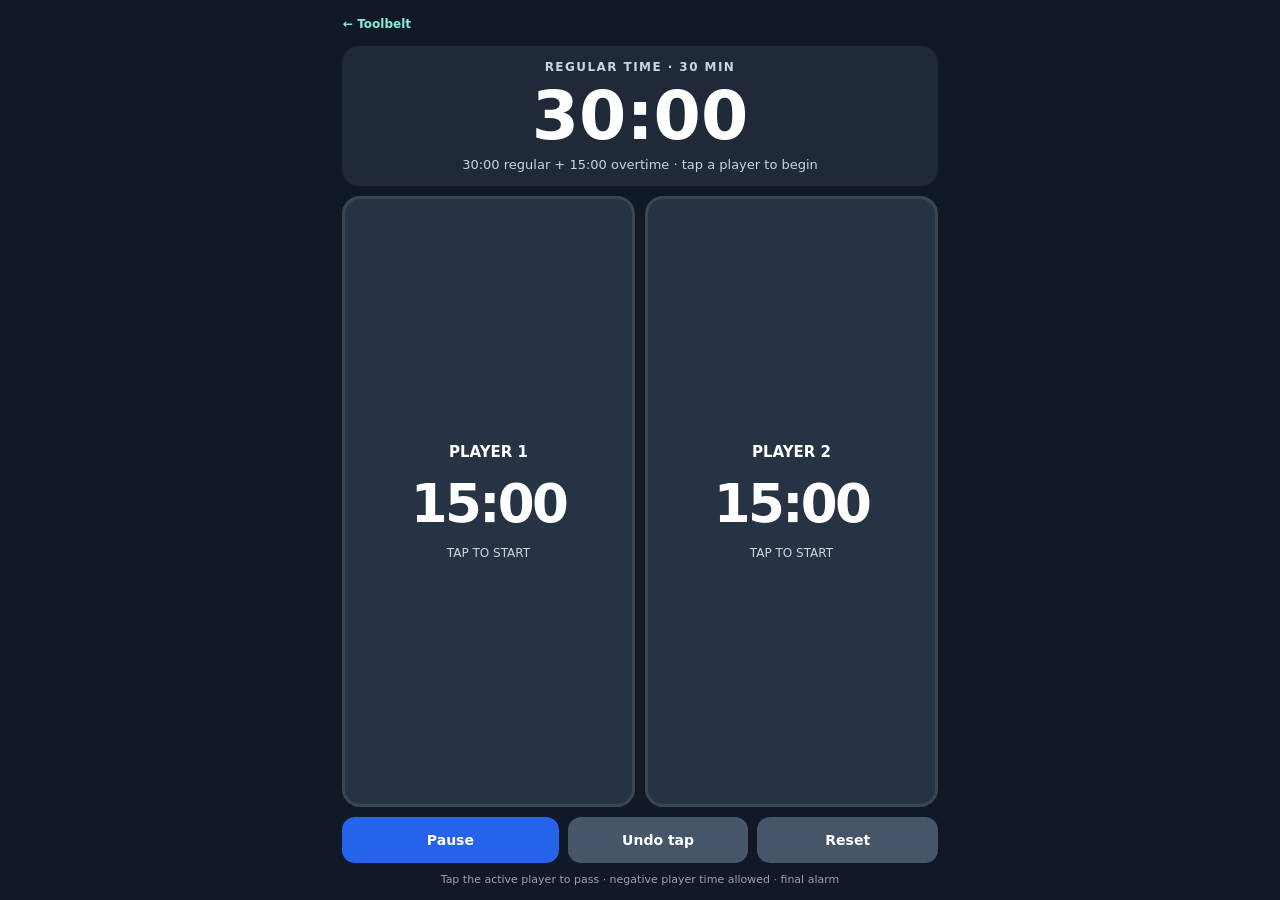
<file: public/clock.html>
<!doctype html><html lang="en"><head><meta charset="utf-8"><meta name="viewport" content="width=device-width,initial-scale=1,maximum-scale=1,user-scalable=no"><meta name="theme-color" content="#111827"><title>TCG Lab · Match Clock (Web)</title><style>
*{box-sizing:border-box}html,body{margin:0;min-height:100%;background:#111827;color:white;font-family:system-ui,-apple-system,Segoe UI,sans-serif;touch-action:manipulation}body{display:flex;justify-content:center}.app{width:min(100%,620px);min-height:100dvh;display:flex;flex-direction:column;padding:12px;gap:10px}.top{background:#1f2937;border-radius:16px;padding:14px;text-align:center}.eyebrow{color:#cbd5e1;font-size:12px;letter-spacing:.12em;font-weight:800}.total{font-variant-numeric:tabular-nums;font-size:clamp(45px,12vw,68px);font-weight:850;line-height:1.05;margin:6px}.status{font-size:13px;color:#cbd5e1}.players{display:grid;grid-template-columns:1fr 1fr;flex:1;gap:10px;min-height:280px}.player{border:3px solid #3b4554;border-radius:18px;background:#263345;color:#fff;min-width:0;padding:15px 7px;display:flex;align-items:center;justify-content:center;flex-direction:column;gap:12px;cursor:pointer;-webkit-tap-highlight-color:transparent}.player.active{background:#14532d;border-color:#4ade80}.player.expired{background:#7f1d1d;border-color:#f87171}.name{font-size:15px;font-weight:750}.time{font-size:clamp(27px,8vw,53px);font-variant-numeric:tabular-nums;font-weight:850;letter-spacing:-.05em}.hint{font-size:12px;color:#d1d5db;text-align:center}.controls{display:grid;grid-template-columns:1.2fr 1fr 1fr;gap:9px}button{font-family:inherit}.control{border:0;border-radius:13px;padding:15px 6px;background:#475569;color:white;font-weight:750;font-size:14px}.control.primary{background:#2563eb}.foot{text-align:center;font-size:11px;color:#94a3b8;margin-bottom:2px}.player:focus-visible,.control:focus-visible{outline:3px solid #fbbf24;outline-offset:2px}
.back{font-size:12px;font-weight:750;color:#86efd3;text-decoration:none;padding:5px 1px;align-self:flex-start}.back:hover{text-decoration:underline}
</style></head><body><main class="app"><a class="back" href="./" aria-label="Back to Toolbelt">← Toolbelt</a><header class="top"><div class="eyebrow">REGULAR TIME · 30 MIN + 15 MIN OT</div><div class="total" id="total">30:00</div><div class="status" id="status" aria-live="polite">30:00 regular + 15:00 overtime · tap a player to start</div></header><div class="players"><button class="player" id="p0" aria-label="Player 1 turn"><span class="name">PLAYER 1</span><span class="time" id="t0">15:00</span><span class="hint" id="h0">TAP TO START</span></button><button class="player" id="p1" aria-label="Player 2 turn"><span class="name">PLAYER 2</span><span class="time" id="t1">15:00</span><span class="hint" id="h1">TAP TO START</span></button></div><div class="controls"><button class="control primary" id="pause">Pause</button><button class="control" id="undo">Undo tap</button><button class="control" id="reset">Reset</button></div><div class="foot">Tap the active player to pass · negative player time allowed · final alarm</div></main><script>
(()=>{const LIMIT=15*60*1000,REGULAR=30*60*1000,OT=15*60*1000,TOTAL=REGULAR+OT;let left=[LIMIT,LIMIT],total=TOTAL,active=-1,paused=false,last=performance.now(),history=[],finished=false,wakeLock=null,audioCtx=null,alarmSent=false;const $=id=>document.getElementById(id);const fmt=n=>{const negative=n<0;let s=Math.ceil(Math.abs(n)/1000);return `${negative?'-':''}${String(Math.floor(s/60)).padStart(2,'0')}:${String(s%60).padStart(2,'0')}`};// Sound must be unlocked by a user gesture on mobile.
function unlockAudio(){try{if(!audioCtx){const C=window.AudioContext||window.webkitAudioContext;if(C)audioCtx=new C()}if(audioCtx&&audioCtx.state==="suspended")audioCtx.resume().catch(()=>{})}catch(e){}}
function alarm(){if(alarmSent)return;alarmSent=true;try{if(navigator.vibrate)navigator.vibrate([350,180,350,180,600])}catch(e){}try{if(!audioCtx)return;const start=audioCtx.currentTime+.02;[0,.32,.64].forEach((offset)=>{const osc=audioCtx.createOscillator(),gain=audioCtx.createGain(),at=start+offset;osc.type="sine";osc.frequency.setValueAtTime(880,at);gain.gain.setValueAtTime(.0001,at);gain.gain.exponentialRampToValueAtTime(.20,at+.02);gain.gain.exponentialRampToValueAtTime(.0001,at+.23);osc.connect(gain);gain.connect(audioCtx.destination);osc.start(at);osc.stop(at+.24)})}catch(e){}}
async function keepAwake(){if(!("wakeLock" in navigator)||document.visibilityState!=="visible"||active<0||paused||finished||wakeLock)return;try{const lock=await navigator.wakeLock.request("screen");if(active<0||paused||finished){await lock.release();return}wakeLock=lock;lock.addEventListener("release",()=>{if(wakeLock===lock)wakeLock=null})}catch(e){}}
function releaseWake(){if(wakeLock){const old=wakeLock;wakeLock=null;old.release().catch(()=>{})}}
function advance(){const now=performance.now(),delta=Math.max(0,now-last);last=now;if(active>=0&&!paused&&!finished){total=Math.max(0,total-delta);left[active]-=delta;if(total<=0){finished=true;paused=true;alarm();releaseWake()}}}
function paint(){
 const overtime=total<=OT, phaseLeft=overtime?total:total-OT;
 $('total').textContent=fmt(phaseLeft);
 document.querySelector('.eyebrow').textContent=finished?'MATCH COMPLETE':overtime?'OVERTIME · FINAL 15 MIN':'REGULAR TIME · 30 MIN';
 left.forEach((v,i)=>{
  $('t'+i).textContent=fmt(v);
  $('p'+i).classList.toggle('active',active===i&&!paused&&!finished);
  $('p'+i).classList.toggle('expired',v<0);
  $('h'+i).textContent=finished?'MATCH ENDED':active===-1?'TAP TO START':active===i&&!paused?'TAP TO PASS':active===i?'PAUSED':'WAITING';
 });
 $('status').textContent=finished?'Global time expired · all clocks stopped':active<0?'30:00 regular + 15:00 overtime · tap a player to begin':paused?(overtime?'Overtime paused':'Regular time paused'):(overtime?'Overtime · ':'Regular · ')+'Player '+(active+1)+' clock running';
 $('pause').textContent=paused&&!finished?'Resume':'Pause';$('pause').disabled=active<0||finished;$('undo').disabled=!history.length||finished;
}
function clickPlayer(i){unlockAudio();advance();if(finished)return;if(active<0){active=i;paused=false}else if(paused){return}else if(active===i){history.push({left:[...left],total,active,paused,finished});if(history.length>30)history.shift();active=1-i}else{return}last=performance.now();keepAwake();paint()};$('p0').onclick=()=>clickPlayer(0);$('p1').onclick=()=>clickPlayer(1);$('pause').onclick=()=>{unlockAudio();advance();if(active<0||finished)return;paused=!paused;last=performance.now();if(paused)releaseWake();else keepAwake();paint()};$('undo').onclick=()=>{unlockAudio();advance();const x=history.pop();if(!x||finished)return;left=[...x.left];total=x.total;active=x.active;paused=x.paused;finished=x.finished;alarmSent=false;last=performance.now();if(!paused&&!finished)keepAwake();paint()};$('reset').onclick=()=>{if(active>=0&&!confirm('Reset player clocks to 15:00 and match to 30:00 + 15:00 OT?'))return;left=[LIMIT,LIMIT];total=TOTAL;active=-1;paused=false;finished=false;alarmSent=false;history=[];releaseWake();last=performance.now();paint()};setInterval(()=>{advance();paint()},100);document.addEventListener('visibilitychange',()=>{advance();if(document.visibilityState==='visible')keepAwake();paint()});paint();})();
</script></body></html>
</file>
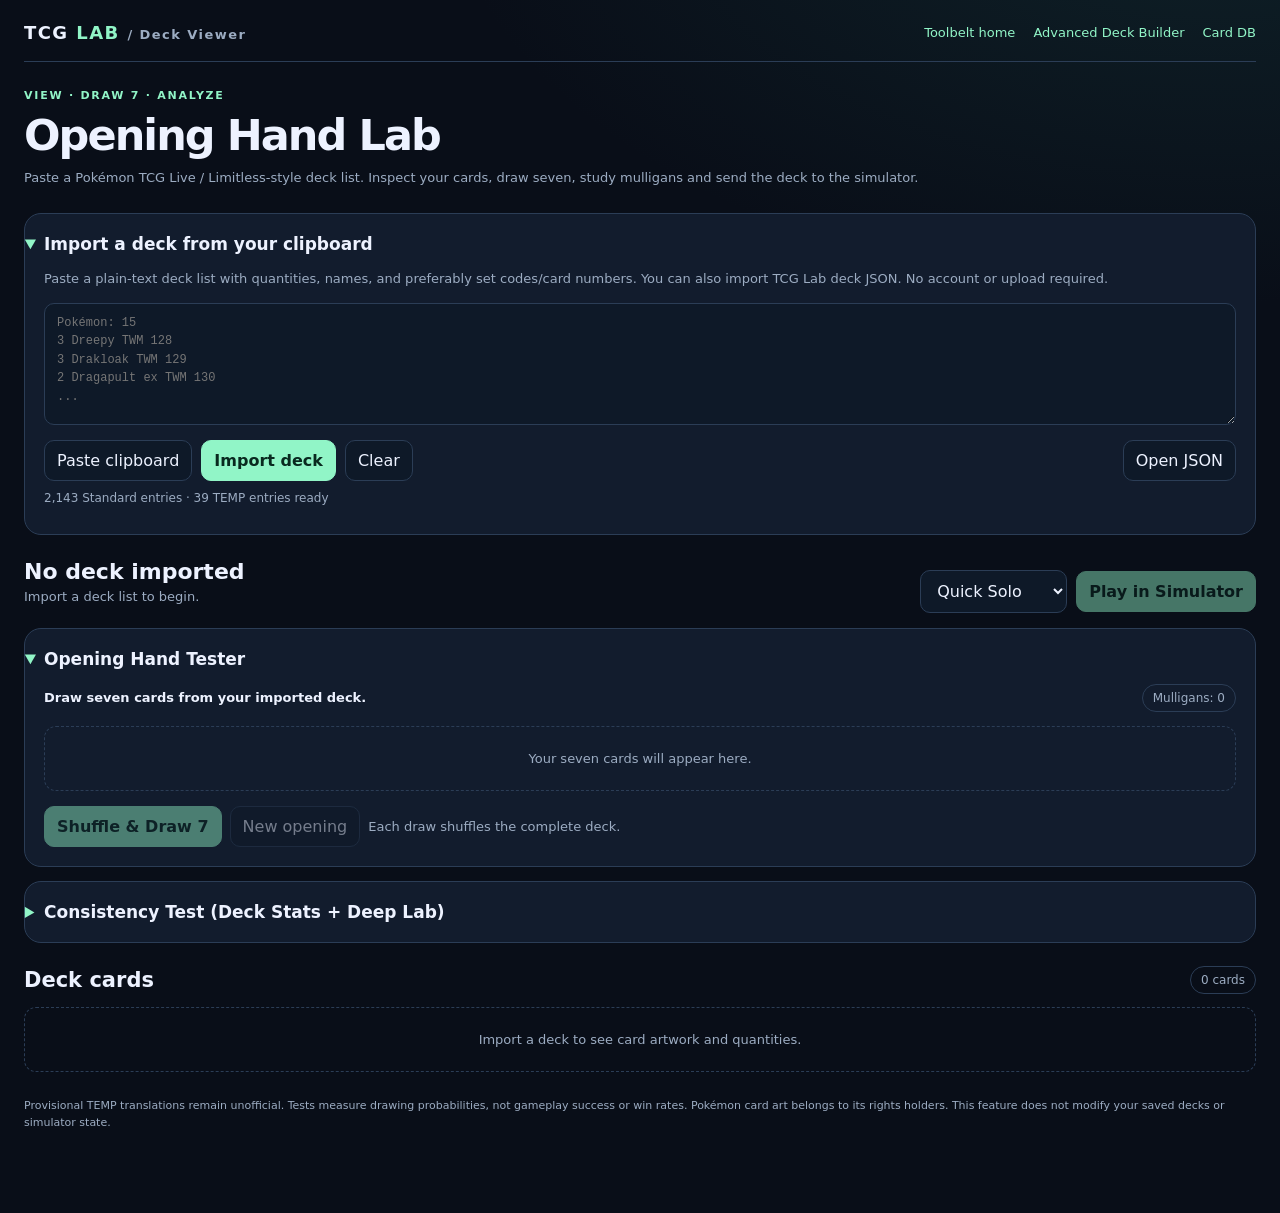
<file: public/deck-viewer.html>
<!doctype html>
<html lang="en">
<head>
<meta charset="utf-8">
<meta name="viewport" content="width=device-width,initial-scale=1">
<meta name="theme-color" content="#090e18">
<title>TCG Lab — Deck Viewer & Opening Hand Lab</title>
<style>
:root{color-scheme:dark;--bg:#090e18;--panel:#121c2d;--panel2:#18263a;--line:#2b3d56;--text:#edf2ff;--muted:#9cacc2;--mint:#91f5c7;--amber:#f1bd71;--red:#ffb1a5;font-family:Inter,ui-sans-serif,system-ui,-apple-system,BlinkMacSystemFont,"Segoe UI",sans-serif}
*{box-sizing:border-box}body{background:radial-gradient(780px 450px at 95% -12%,#1b4b4b55,transparent),var(--bg);color:var(--text);margin:0}button,input,textarea,select{font:inherit}button,select,textarea,input{color:var(--text);background:#0e1928;border:1px solid var(--line);border-radius:10px;padding:10px 12px}button{cursor:pointer}button:disabled{opacity:.45;cursor:default}button:hover:not(:disabled){border-color:#91f5c7}button.primary{background:var(--mint);color:#09291f;border-color:var(--mint);font-weight:750}a{color:var(--mint);text-decoration:none}a:hover{text-decoration:underline}:focus-visible{outline:3px solid var(--mint);outline-offset:3px}
.shell{max-width:1350px;margin:auto;padding:22px 24px 70px}.topbar,.row{display:flex;align-items:center;gap:12px;flex-wrap:wrap}.topbar{justify-content:space-between;border-bottom:1px solid var(--line);padding-bottom:18px}.brand{font-size:18px;font-weight:800;letter-spacing:.08em}.brand b{color:var(--mint)}.nav{display:flex;gap:18px;flex-wrap:wrap;font-size:13px}.eyebrow{color:var(--mint);font-size:11px;font-weight:800;letter-spacing:.16em;text-transform:uppercase;margin-top:27px}h1{margin:8px 0;font-size:clamp(28px,4vw,43px);letter-spacing:-.045em}p{line-height:1.6}.intro,.sub,.note{color:var(--muted);font-size:13px}.intro{margin:0 0 24px}.panel{background:var(--panel);border:1px solid var(--line);border-radius:17px;padding:19px;margin:14px 0}.panel summary{font-weight:760;font-size:17px;cursor:pointer;list-style-position:outside;padding:1px 0}.panel summary::marker{color:var(--mint)}.panel[open] summary{margin-bottom:14px}.status{color:var(--muted);font-size:12px;margin:10px 0;white-space:pre-line}.status.error{color:var(--red)}.status.good{color:var(--mint)}textarea{width:100%;min-height:122px;resize:vertical;font:12px/1.55 ui-monospace,SFMono-Regular,Consolas,monospace}input[type=text]{flex:1;min-width:180px}.pill{border:1px solid var(--line);border-radius:30px;color:var(--muted);font-size:12px;padding:6px 10px}.actions{display:flex;align-items:center;flex-wrap:wrap;gap:9px;margin-top:11px}.grow{flex:1}.grid{display:grid;grid-template-columns:repeat(auto-fill,minmax(134px,1fr));gap:13px}.grid.hand{grid-template-columns:repeat(7,minmax(0,1fr));gap:9px}.card{min-width:0}.card button.image{border:0;padding:0;display:block;width:100%;overflow:hidden;background:#1a2b3e;aspect-ratio:63/88;border-radius:9px;position:relative}.card img{width:100%;height:100%;object-fit:contain;display:block}.fallback{height:100%;display:grid;place-items:center;text-align:center;padding:10px;font-size:12px;color:var(--muted)}.card .qty{position:absolute;top:5px;right:5px;background:#091a24ed;border:1px solid #ffffff60;border-radius:8px;padding:3px 6px;font-size:12px;font-weight:800}.card .label{display:block;margin-top:5px;font-weight:650;font-size:12px;overflow-wrap:anywhere}.card .meta{color:var(--muted);font-size:11px;margin-top:2px}.card.basic .image{outline:2px solid #84e7bc;outline-offset:1px}.card.temp .meta{color:var(--amber)}.empty{padding:24px;border:1px dashed var(--line);border-radius:12px;text-align:center;color:var(--muted);font-size:13px}
#deckHeader{display:flex;justify-content:space-between;align-items:start;gap:15px;flex-wrap:wrap;margin-top:24px}#deckHeader h2{font-size:22px;margin:0 0 5px}.summary{display:flex;gap:7px;flex-wrap:wrap;margin-top:10px}.handHeader{display:flex;gap:10px;align-items:center;flex-wrap:wrap;justify-content:space-between;margin:4px 0 14px}.handMessage{font-size:13px;font-weight:650}.handMessage.bad{color:var(--amber)}.handMessage.good{color:var(--mint)}.handActions{display:flex;gap:8px;flex-wrap:wrap;align-items:center;margin:15px 0 0}select{max-width:100%;min-width:110px}.metricgrid{display:grid;grid-template-columns:repeat(auto-fit,minmax(175px,1fr));gap:10px}.metric{background:#0f1b2a;border:1px solid var(--line);border-radius:11px;padding:13px}.metric strong{display:block;font-size:25px;margin-bottom:5px;color:var(--mint)}.metric small{color:var(--muted);line-height:1.4}.controlgrid{display:flex;flex-wrap:wrap;gap:12px;align-items:end;margin:12px 0}.controlgrid label{display:grid;gap:5px;font-size:12px;color:var(--muted);flex:1;min-width:145px}.controlgrid button{align-self:end}.breakdown{color:var(--muted);font-size:12px;line-height:1.7}.divider{border-top:1px solid var(--line);margin:17px 0}dialog{background:#142238;color:var(--text);border:1px solid #536b88;border-radius:17px;padding:16px;max-height:95vh;max-width:min(620px,95vw);width:100%}dialog::backdrop{background:#000b}dialog img{display:block;width:min(380px,68vw);height:min(70vh,550px);object-fit:contain;margin:10px auto}.zoomnav{display:flex;justify-content:space-between;align-items:center;gap:12px}.zoomnav button{min-width:44px}#zoomName{text-align:center;flex:1;font-size:14px}.warn{color:var(--amber)}.foot{font-size:11px;color:var(--muted);margin-top:25px}
@media(max-width:750px){.shell{padding:15px 12px 48px}.panel{padding:14px}.grid{grid-template-columns:repeat(auto-fill,minmax(93px,1fr));gap:9px}.grid.hand{grid-template-columns:repeat(4,minmax(0,1fr))}.card .label{font-size:11px}.card .meta{font-size:10px}.nav{gap:10px}button{padding:9px 10px}.status{font-size:11px}}
</style>
</head>
<body>
<main class="shell">
  <header class="topbar">
    <div class="brand">TCG <b>LAB</b> <span class="sub">/ Deck Viewer</span></div>
    <nav class="nav"><a href="./">Toolbelt home</a><a href="./deck-builder.html">Advanced Deck Builder</a><a href="./card-db.html">Card DB</a></nav>
  </header>
  <div class="eyebrow">VIEW · DRAW 7 · ANALYZE</div>
  <h1>Opening Hand Lab</h1>
  <p class="intro">Paste a Pokémon TCG Live / Limitless-style deck list. Inspect your cards, draw seven, study mulligans and send the deck to the simulator.</p>
  <details id="pastePanel" class="panel" open>
    <summary>Import a deck from your clipboard</summary>
    <p class="sub">Paste a plain-text deck list with quantities, names, and preferably set codes/card numbers. You can also import TCG Lab deck JSON. No account or upload required.</p>
    <textarea id="importText" aria-label="Deck list" placeholder="Pokémon: 15&#10;3 Dreepy TWM 128&#10;3 Drakloak TWM 129&#10;2 Dragapult ex TWM 130&#10;..."></textarea>
    <div class="actions">
      <button id="pasteBtn" type="button">Paste clipboard</button>
      <button id="importBtn" class="primary" type="button">Import deck</button>
      <button id="clearBtn" type="button">Clear</button>
      <span class="grow"></span>
      <button id="loadJson" type="button">Open JSON</button>
      <input id="jsonFile" hidden type="file" accept=".json,application/json">
    </div>
    <div id="catalogStatus" class="status" role="status">Loading card catalogue…</div>
    <div id="importStatus" class="status" role="status"></div>
  </details>
  <section id="deckHeader">
    <div><h2 id="deckTitle">No deck imported</h2><div id="deckNote" class="sub">Import a deck list to begin.</div><div id="deckBadges" class="summary"></div></div>
    <div class="actions"><select id="simMode" aria-label="Simulator mode"><option value="quick">Quick Solo</option><option value="setup-full">Full Tabletop</option></select><button id="playBtn" type="button" class="primary" disabled>Play in Simulator</button></div>
  </section>
  <details id="handPanel" class="panel" open>
    <summary>Opening Hand Tester</summary>
    <div class="handHeader"><span id="handStatus" class="handMessage">Draw seven cards from your imported deck.</span><span id="mulliganBadge" class="pill">Mulligans: 0</span></div>
    <div id="handGrid" class="grid hand"><div class="empty" style="grid-column:1/-1">Your seven cards will appear here.</div></div>
    <div class="handActions"><button id="drawBtn" class="primary" type="button" disabled>Shuffle &amp; Draw 7</button><button id="resetHandBtn" type="button" disabled>New opening</button><span id="handCount" class="sub">Each draw shuffles the complete deck.</span></div>
  </details>
  <details id="statsPanel" class="panel">
    <summary>Consistency Test (Deck Stats + Deep Lab)</summary>
    <p class="sub">Exact opening probabilities are calculated from card counts. Batch experiments sample independent games and automatically mulligan until a Basic appears where card metadata is complete.</p>
    <div id="exactStats" class="metricgrid"></div>
    <div class="divider"></div>
    <div class="controlgrid">
      <label>Simulated games<select id="sampleSize"><option value="100">100</option><option value="1000" selected>1,000</option><option value="10000">10,000</option></select></label>
      <label>Find card X<select id="cardX"></select></label>
      <label>Plus card Y (optional)<select id="cardY"><option value="">None</option></select></label>
      <button id="runStatsBtn" class="primary" type="button" disabled>Run consistency test</button>
    </div>
    <div id="labResults" class="breakdown">Import a deck to enable experiments.</div>
  </details>
  <section aria-labelledby="deckGridTitle">
    <div class="row" style="justify-content:space-between;margin:23px 0 13px"><h2 id="deckGridTitle" style="margin:0;font-size:21px">Deck cards</h2><span id="deckCount" class="pill">0 cards</span></div>
    <div id="deckGrid" class="grid"><div class="empty" style="grid-column:1/-1">Cards in your deck will appear here, with quantity badges.</div></div>
  </section>
  <p class="foot">Provisional TEMP translations remain unofficial. Tests measure drawing probabilities, not gameplay success or win rates. Pokémon card art belongs to its rights holders. This feature does not modify your saved decks or simulator state.</p>
</main>
<dialog id="zoomDialog" aria-labelledby="zoomName">
  <div class="zoomnav"><button id="zoomPrev" type="button" aria-label="Previous card">←</button><strong id="zoomName">Card</strong><button id="zoomNext" type="button" aria-label="Next card">→</button><button id="zoomClose" type="button" aria-label="Close">✕</button></div>
  <img id="zoomImage" alt=""><p id="zoomDetails" class="sub" style="text-align:center"></p>
</dialog>
<script type="module" src="./deck-viewer.mjs"></script>
</body></html>
</file>
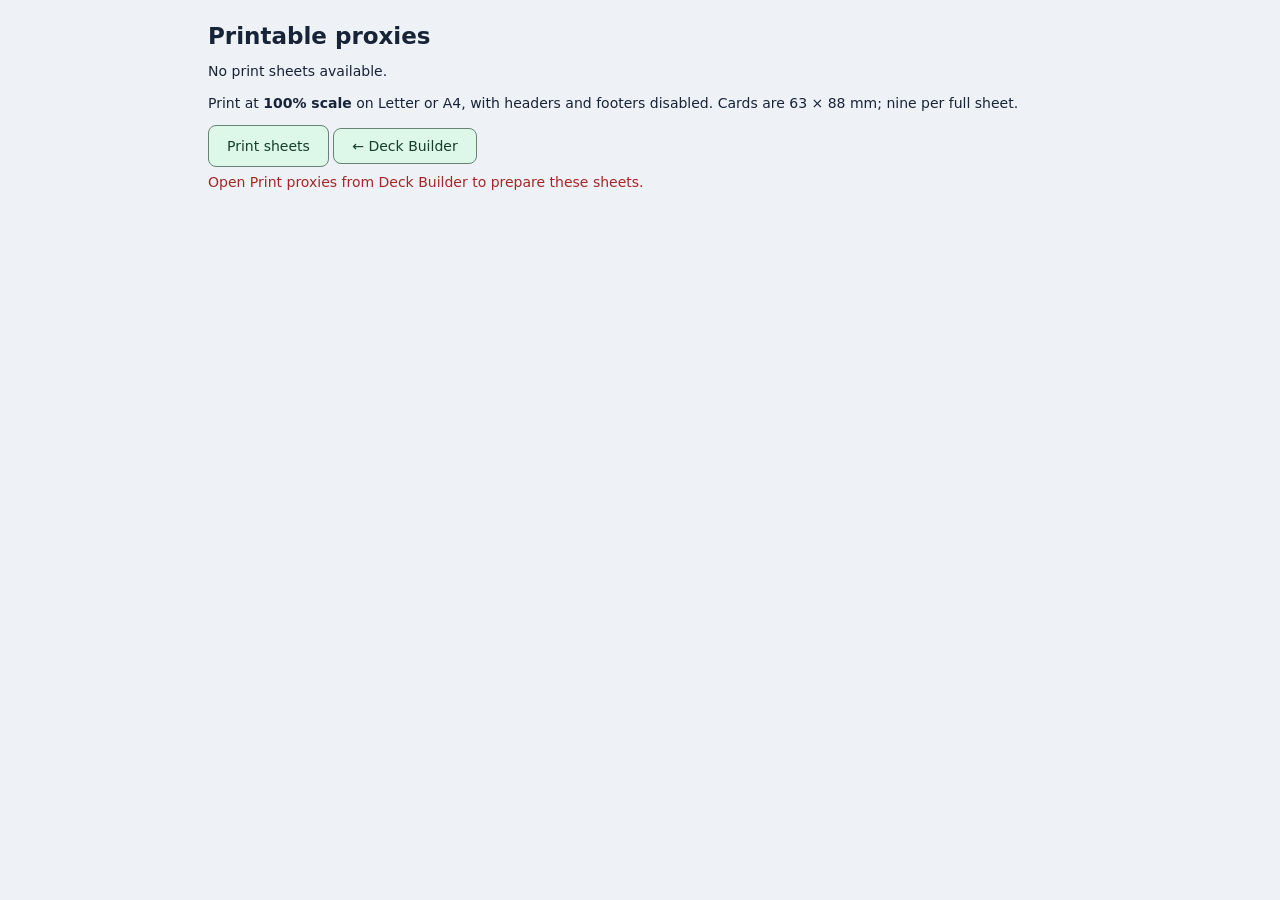
<file: public/proxy-print.html>
<!doctype html><html lang="en"><head><meta charset="utf-8"><meta name="viewport" content="width=device-width,initial-scale=1"><title>TCG Lab — Printable proxies</title><style>
@page{margin:6mm}*{box-sizing:border-box}body{margin:0;background:#eef1f5;color:#172337;font:14px/1.6 system-ui}.toolbar{padding:18px;max-width:900px;margin:auto}.toolbar h1{font-size:23px;margin:0 0 5px}.toolbar p{margin:4px 0 10px}button,a{padding:9px 18px;border:1px solid #678276;border-radius:8px;background:#ddf7e8;color:#153e2d;text-decoration:none;cursor:pointer;font:inherit}.page{display:grid;grid-template-columns:repeat(3,63mm);grid-auto-rows:88mm;gap:1mm;width:191mm;margin:15px auto;background:white;break-after:page}.page:last-child{break-after:auto}.card{width:63mm;height:88mm;border:.1mm solid #bbb;position:relative;overflow:hidden}.card img{width:100%;height:100%;object-fit:contain;position:relative;z-index:1}.card span{position:absolute;inset:40% 4px;z-index:0;font-size:11px;text-align:center}#error{color:#a52626;white-space:pre-wrap}@media print{body{background:white}.toolbar{display:none}.page{margin:0}}@media screen and (max-width:750px){#sheets{overflow:auto}.page{margin:10px 6px}}
</style></head><body><header class="toolbar"><h1 id="title">Printable proxies</h1><p id="summary">Preparing sheets…</p><p>Print at <strong>100% scale</strong> on Letter or A4, with headers and footers disabled. Cards are 63 × 88 mm; nine per full sheet.</p><p id="artworkStatus" role="status"></p><button id="print" type="button">Print sheets</button> <a href="./deck-builder.html">← Deck Builder</a><p id="error" role="alert"></p></header><main id="sheets"></main><script type="module">
import {sanitizePayload,safeURL} from './deck-core.mjs';
const $=id=>document.getElementById(id);$('print').onclick=()=>window.print();
try{
 const match=location.hash.match(/^#import=([^&]+)/);if(!match)throw Error('Open Print proxies from Deck Builder to prepare these sheets.');
 const text=atob(decodeURIComponent(match[1]).replace(/-/g,'+').replace(/_/g,'/'));
 const payload=JSON.parse(new TextDecoder().decode(Uint8Array.from(text,c=>c.charCodeAt(0))));sanitizePayload(payload);
 const cards=payload.cards.flatMap(r=>Array.from({length:r.qty},()=>r));if(cards.length>120)throw Error('Maximum 120 cards per print job.');
 $('title').textContent=payload.name||'Practice deck';document.title=$('title').textContent+' — proxies';$('summary').textContent=cards.length+' cards · '+Math.ceil(cards.length/9)+' sheets';
 let loaded=0,failed=0;function status(){$('artworkStatus').textContent=loaded+'/'+cards.length+' images loaded'+(failed?' · '+failed+' unavailable':'')+'. Check the artwork before printing.'}
 for(let i=0;i<cards.length;i+=9){const page=document.createElement('section');page.className='page';for(const row of cards.slice(i,i+9)){
  const cell=document.createElement('div');cell.className='card';const label=document.createElement('span');label.textContent=row.name;
  const img=document.createElement('img');img.alt=row.name;const urls=[row.image,...(row.imageFallbacks||[])].map(safeURL).filter(Boolean);let current=0;
  img.onload=()=>{loaded++;label.hidden=true;status()};img.onerror=()=>{current++;if(current<urls.length)img.src=urls[current];else{failed++;img.hidden=true;status()}};
  cell.append(label,img);page.append(cell);if(urls.length)img.src=urls[0];else{failed++;img.hidden=true}
 }$('sheets').append(page)}status();
}catch(error){$('error').textContent=error.message;$('summary').textContent='No print sheets available.';$('print').disabled=true}
</script></body></html>
</file>
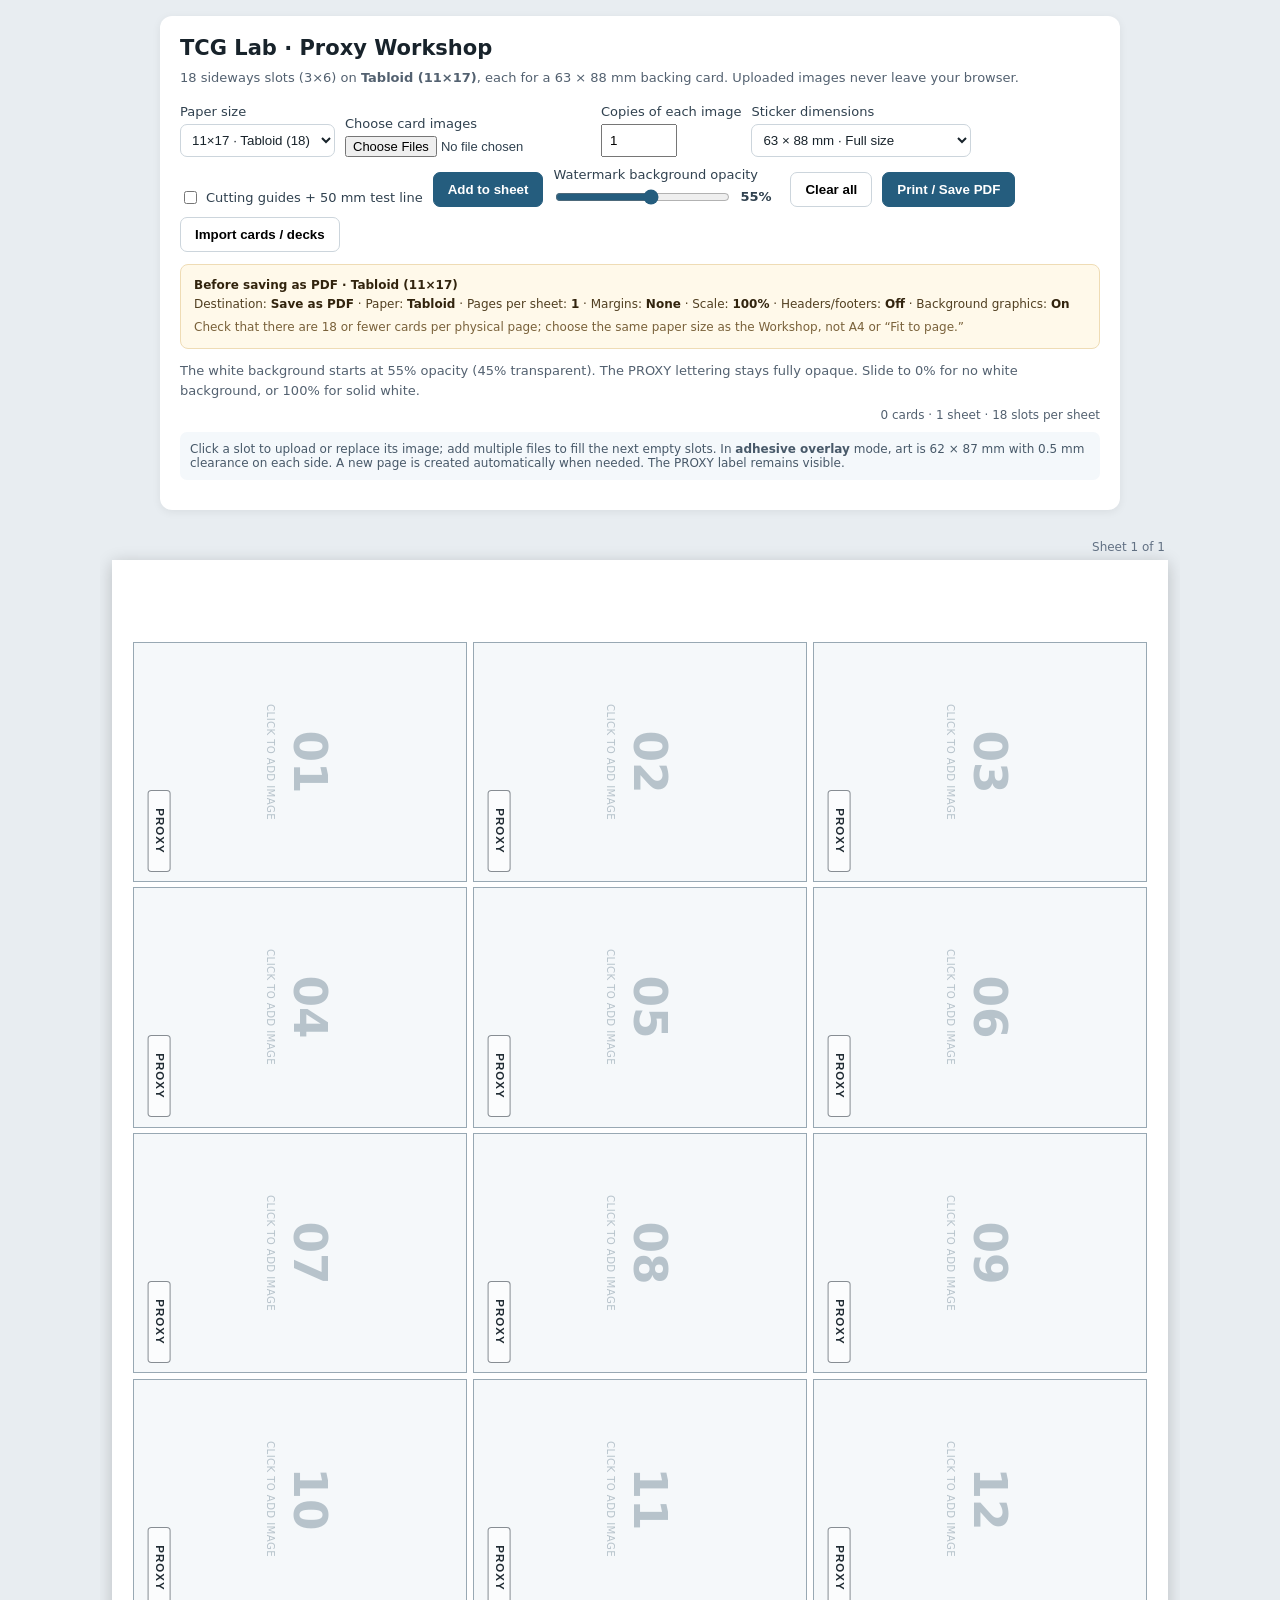
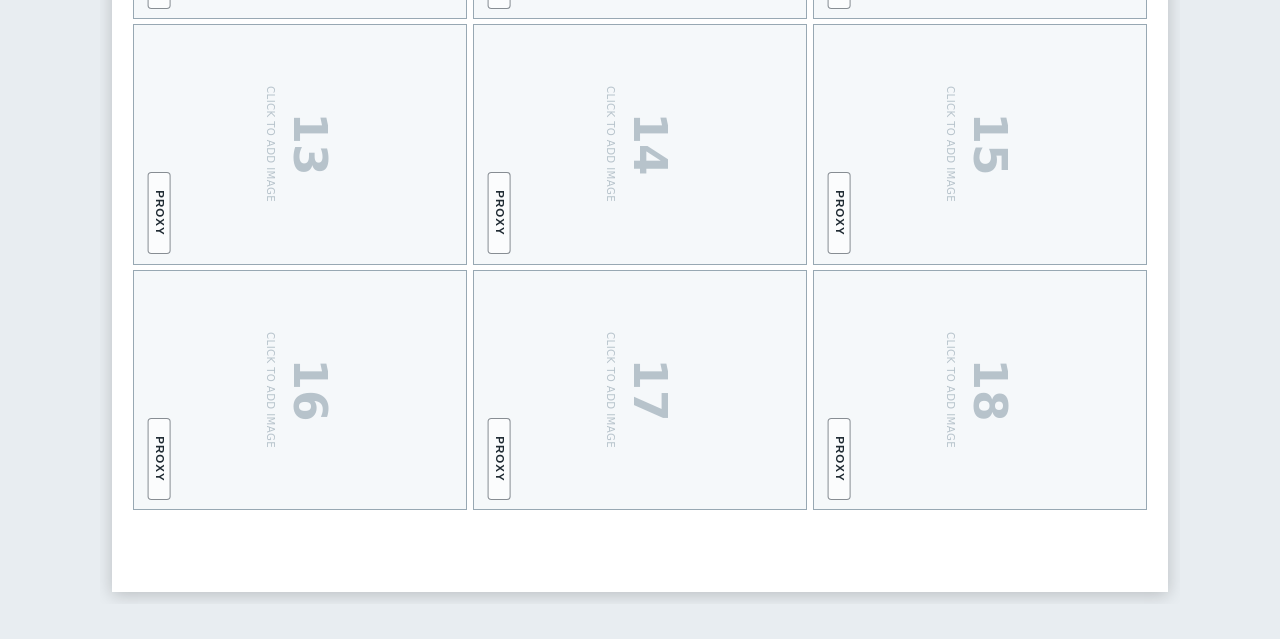
<file: public/proxy-workshop.html>
<!DOCTYPE html>
<html lang="en">
<head>
<meta charset="utf-8">
<meta name="viewport" content="width=device-width, initial-scale=1">
<title>TCG Lab Proxy Workshop — Quick Print</title>
<style>
  :root { --wm-bg-opacity: .55; color-scheme: light; font-family: system-ui, -apple-system, 'Segoe UI', sans-serif; }
  * { box-sizing: border-box; }
  body { margin:0; background:#e8edf1; color:#18232b; }
  .controls {max-width:960px; margin:16px auto; background:white; border-radius:12px; padding:20px; box-shadow:0 2px 10px #0001;}
  h1 {font-size:21px;margin:0 0 8px;}
  p {font-size:13px; line-height:1.5; color:#536170; margin:8px 0}
  .bar {display:flex;align-items:end;gap:10px;flex-wrap:wrap;margin:16px 0 10px;}
  label {font-size:13px; display:grid;gap:5px;color:#30414f}
  input[type="number"] {padding:7px; width:76px;}
  select {padding:7px; border:1px solid #ccd5dc;border-radius:7px;background:white;color:#18232b;}
  input[type="file"] {font-size:13px;}
  input[type="range"] {width:175px;accent-color:#255d7e;cursor:pointer;}
  .opacity-control {min-width:220px;}
  .opacity-control .range-row {display:flex;align-items:center;gap:8px;}
  output {min-width:40px;font-variant-numeric:tabular-nums;font-weight:650;}
  button {border:1px solid #ccd5dc; background:#fff; padding:9px 14px; border-radius:7px; cursor:pointer;font-weight:600;}
  button.primary {background:#255d7e; border-color:#255d7e; color:white;}
  .note {background:#f4f8fb; border-radius:7px; padding:10px; margin:10px 0; font-size:12px; color:#485969}
  .print-reminder {background:#fff9ea;border:1px solid #efdcb5;border-radius:8px;padding:11px 13px;margin:12px 0;font-size:12px;line-height:1.6;color:#513f21}
  .print-reminder b {color:#32240e}
  .print-reminder .caution {color:#79613a;margin-top:4px}
  .small-setting {display:flex;align-items:center;gap:6px;font-size:13px;cursor:pointer}
  .small-setting input {accent-color:#255d7e}
  .sheet-head {font-size:12px;color:#627184;text-align:right;padding:2px 3px 6px}
  .slot-remove {position:absolute;z-index:15;top:2px;right:2px;background:#fffdf0;color:#4f1b17;border:1px solid #cf8c89;font-size:15px;line-height:18px;border-radius:5px;padding:0;min-width:23px;height:23px;display:none}
  .slot:hover .slot-remove,.slot:focus-within .slot-remove {display:block}
  .cut-layer {position:absolute;inset:0;pointer-events:none;z-index:10;}
  .cut-segment {position:absolute;background:#60686f;print-color-adjust:exact;-webkit-print-color-adjust:exact}
  .calibration {position:absolute;top:2mm;left:11mm;width:50mm;height:2.5mm;border-top:.16mm solid #60686f;color:#60686f;font:2mm Arial,sans-serif;text-align:center;padding-top:.35mm;}
  .sheet-wrap {break-inside:avoid}

  .sheet-wrap {overflow:auto;max-width:calc(100vw - 24px); margin:14px auto 35px; padding:12px; width:max-content;}
  .sheet {width:279.4mm;height:431.8mm;background:white; box-shadow:0 3px 16px #0003;position:relative;}
  .grid {position:absolute;left:5.7mm;top:21.9mm;display:grid;grid-template-columns:repeat(3, 88mm);grid-template-rows:repeat(6,63mm);column-gap:2mm;row-gap:2mm;}
  .slot {width:88mm;height:63mm;position:relative; overflow:hidden; outline:0.15mm solid #98a8b3; background:#f5f8fa;cursor:pointer;}
  .portrait {position:absolute; width:var(--print-w,63mm); height:var(--print-h,88mm); top:var(--overlay-inset,0mm);left:var(--overlay-inset,0mm);transform-origin:top left;transform:translateX(var(--print-h,88mm)) rotate(90deg);background:#f5f8fa;}
  .portrait img {position:absolute;width:100%;height:100%;object-fit:fill;left:0;top:0;}
  /* Letter: 3 × 3 upright cards, true 63 × 88 mm. Layout centered on 215.9 × 279.4 mm. */
  .format-letter .sheet {width:215.9mm;height:279.4mm;}
  .format-letter .grid {left:11.45mm;top:5.7mm;grid-template-columns:repeat(3,63mm);grid-template-rows:repeat(3,88mm);column-gap:2mm;row-gap:2mm;}
  .format-letter .slot {width:63mm;height:88mm;}
  .format-letter .portrait {transform:none;}

  .placeholder {position:absolute;inset:0;display:flex;align-items:center;justify-content:center;flex-direction:column;color:#b7c3cb; gap:2mm;}
  .placeholder b {font-size:12mm;}
  .placeholder span {font-size:2.7mm;letter-spacing:.1mm}
  .wm {position:absolute;right:2.5mm;bottom:3.5mm;background:rgba(255,255,255,var(--wm-bg-opacity));border:.16mm solid rgba(40,50,60,.55);border-radius:1mm;color:#202b33;font:bold 3.05mm/5.6mm Arial,sans-serif;letter-spacing:.27mm;text-align:center;height:6.2mm;width:21.5mm;}
  .slot:hover:not(:has(img)) {outline:0.35mm solid #255d7e;}
  .counter {text-align:right;font-size:12px;color:#536170;}

  @media print {
    body {margin:0;background:white;}
    .controls {display:none!important;}
    .sheet-wrap {margin:0;padding:0;max-width:none;width:auto;overflow:visible;break-inside:avoid;page-break-inside:avoid;break-after:page;page-break-after:always;}
    .sheet-wrap:last-child {break-after:auto;page-break-after:auto;}
    .sheet-head {display:none!important;}
    .slot-remove {display:none!important;}
    .sheet {box-shadow:none;}
    .slot {outline:.12mm solid #b1b9bf;}
    .placeholder {display:none!important;}
    .slot:not(:has(img)) {outline:0; background:white;}
    .slot:not(:has(img)) .wm {display:none;}
    .portrait:not(:has(img)) {background:white;}
    .wm {print-color-adjust:exact; -webkit-print-color-adjust:exact;}
  }
</style>
<style id="activePageSize">@page {size:11in 17in;margin:0}</style>
</head>
<body>
<div class="controls">
<h1>TCG Lab · Proxy Workshop</h1>
<p id="paperIntro">18 card slots on 11×17 Tabloid, each <b>63 × 88 mm</b> (rotated to fit). A small <b>PROXY</b> watermark is overlaid automatically on every image. Everything runs locally in your browser; images are not uploaded.</p>
<div class="bar">
  <label>Paper size <select id="paperSize" aria-label="Choose printing paper size"><option value="tabloid">11×17 · Tabloid (18)</option><option value="letter">8.5×11 · Letter (9)</option></select></label>
  <label>Choose card images <input id="files" type="file" accept="image/*" multiple></label>
  <label>Copies of each image <input id="copies" type="number" min="1" max="999" value="1"></label>
  <label>Sticker dimensions <select id="overlaySize" aria-label="Choose physical print dimensions"><option value="full">63 × 88 mm · Full size</option><option value="overlay">62 × 87 mm · Adhesive overlay</option></select></label>
  <label class="small-setting"><input id="cutGuides" type="checkbox"> Cutting guides + 50 mm test line</label>
  <button id="add" class="primary">Add to sheet</button>
  <label class="opacity-control" for="wmOpacity">Watermark background opacity <span class="range-row"><input id="wmOpacity" type="range" min="0" max="100" step="5" value="55"><output id="wmOpacityValue" for="wmOpacity">55%</output></span></label>
  <button id="clear">Clear all</button>
  <button id="print" class="primary">Print / Save PDF</button>
</div>
<div class="print-reminder" id="printReminder" role="note" aria-live="polite"></div>
<p>The white background starts at 55% opacity (45% transparent). The PROXY lettering stays fully opaque. Slide to 0% for no white background, or 100% for solid white.</p>
<div class="counter" id="count">0 / 18 slots filled</div>
<div class="note" id="printHelp">You can click any card slot to add or replace its image. Print at <strong>100% / Actual size</strong>, select <strong>11×17 (Tabloid)</strong>, choose <strong>margins none</strong>, and disable headers/footers. Do not use “Fit to page.” Images should ideally be 744×1039 pixels or larger for 300 dpi. Changing paper formats preserves your existing images; Letter displays and prints only slots 1–9.</div>
</div>
<div id="pages"></div>
<input id="replace" type="file" accept="image/*" style="display:none"/>
<script>
(()=>{'use strict';
const pages=document.getElementById('pages');
const paperSize=document.getElementById('paperSize');
const overlaySize=document.getElementById('overlaySize');
const cutGuides=document.getElementById('cutGuides');
const wmOpacity=document.getElementById('wmOpacity');
const wmOpacityValue=document.getElementById('wmOpacityValue');
// A flat, indexed queue: changing the paper size repaginates rather than hiding cards.
const slots=[];
const sourceMetadata=new Map();
const capacity=()=>paperSize.value==='letter'?9:18;
const printWidth=()=>overlaySize.value==='overlay'?62:63;
const printHeight=()=>overlaySize.value==='overlay'?87:88;
const offset=()=>overlaySize.value==='overlay'?0.5:0;
let replacingIndex=-1;
function numPages(){return Math.max(1,Math.ceil(slots.length/capacity()));}
function placeImage(url){
 const empty=slots.indexOf(null);
 if(empty>=0)slots[empty]=url;else slots.push(url);
}
function clearUnusedObjectUrl(url){
 if(url && !slots.includes(url) && url.startsWith('blob:'))URL.revokeObjectURL(url);
}
function setAppearance(){
 const letter=paperSize.value==='letter';
 const paperName=letter?'Letter (8.5×11)':'Tabloid (11×17)';
 const count=capacity();
 document.body.classList.toggle('format-letter',letter);
 document.getElementById('activePageSize').textContent=letter?'@page {size:8.5in 11in;margin:0}':'@page {size:11in 17in;margin:0}';
 document.body.style.setProperty('--print-w',printWidth()+'mm');
 document.body.style.setProperty('--print-h',printHeight()+'mm');
 document.body.style.setProperty('--overlay-inset',offset()+'mm');
 document.getElementById('paperIntro').innerHTML=(letter?'9 upright slots (3×3) on <b>Letter (8.5×11)</b>':'18 sideways slots (3×6) on <b>Tabloid (11×17)</b>')+', each for a 63 × 88 mm backing card. Uploaded images never leave your browser.';
 document.getElementById('printHelp').innerHTML='Click a slot to upload or replace its image; add multiple files to fill the next empty slots. In <b>adhesive overlay</b> mode, art is 62 × 87 mm with 0.5 mm clearance on each side. A new page is created automatically when needed. The PROXY label remains visible.';
 document.getElementById('printReminder').innerHTML='<b>Before saving as PDF · '+paperName+'</b><div>Destination: <b>Save as PDF</b> · Paper: <b>'+(letter?'Letter':'Tabloid')+'</b> · Pages per sheet: <b>1</b> · Margins: <b>None</b> · Scale: <b>100%</b> · Headers/footers: <b>Off</b> · Background graphics: <b>On</b></div><div class="caution">Check that there are '+count+' or fewer cards per physical page; choose the same paper size as the Workshop, not A4 or “Fit to page.”</div>';
 render();
}
function makeSlot(index){
 const slot=document.createElement('div');
 slot.className='slot';
 slot.setAttribute('aria-label','Card position '+(index+1)+'; click to add or replace image');
 slot.tabIndex=0;
 slot.title='Click to add or replace card '+(index+1);
 const portrait=document.createElement('div');portrait.className='portrait';
 const url=slots[index];
 if(url){
  const img=document.createElement('img');img.src=url;img.alt='Proxy card '+(index+1);
  portrait.append(img);
 }else{
  const p=document.createElement('div');p.className='placeholder';
  const b=document.createElement('b');b.textContent=String(index+1).padStart(2,'0');
  const span=document.createElement('span');span.textContent='CLICK TO ADD IMAGE';
  p.append(b,span);portrait.append(p);
 }
 const wm=document.createElement('div');wm.className='wm';wm.textContent='PROXY';portrait.append(wm);slot.append(portrait);
 function replace(){replacingIndex=index;document.getElementById('replace').click();}
 slot.addEventListener('click',replace);
 slot.addEventListener('keydown',e=>{if(e.key==='Enter'||e.key===' '){e.preventDefault();replace();}});
 if(url){
  const remove=document.createElement('button');remove.className='slot-remove';remove.type='button';remove.title='Remove this card and close the gap';remove.textContent='×';
  remove.addEventListener('click',e=>{e.stopPropagation();const deleted=slots.splice(index,1)[0];clearUnusedObjectUrl(deleted);render();});
  slot.append(remove);
 }
 return slot;
}
function makeCutLayer(pageIndex,start,n){
 const layer=document.createElement('div');layer.className='cut-layer';
 if(!cutGuides.checked)return layer;
 const letter=paperSize.value==='letter';
 const cols=3;
 const cellW=letter?63:88,cellH=letter?88:63;
 const inset=offset();
 // Physical card art is rotated on Tabloid: swapped width and height.
 const artW=letter?printWidth():printHeight(),artH=letter?printHeight():printWidth();
 const left=letter?11.45:5.7,top=letter?5.7:21.9;
 const tick=.65,space=.2,stroke=.12;
 function segment(x,y,w,h){
  const el=document.createElement('span');el.className='cut-segment';
  el.style.left=x+'mm';el.style.top=y+'mm';el.style.width=w+'mm';el.style.height=h+'mm';
  layer.append(el);
 }
 for(let i=0;i<n;i++){
  if(!slots[start+i])continue;
  const x=left+(i%cols)*(cellW+2)+inset;
  const y=top+Math.floor(i/cols)*(cellH+2)+inset;
  for(const sx of [x,x+artW])for(const sy of [y,y+artH]){
   const leftSide=sx===x,topSide=sy===y;
   // Short strokes extend *outward* from the sticker, never across its artwork.
   segment(sx+(leftSide?-space-tick:space),sy-stroke/2,tick,stroke);
   segment(sx-stroke/2,sy+(topSide?-space-tick:space),stroke,tick);
  }
 }
 const cal=document.createElement('div');cal.className='calibration';cal.textContent='50 mm · verify after printing';layer.append(cal);
 return layer;
}
function render(){
 const n=capacity(),count=numPages();
 pages.replaceChildren();
 for(let page=0;page<count;page++){
  const wrap=document.createElement('div');wrap.className='sheet-wrap';
  const head=document.createElement('div');head.className='sheet-head';head.textContent='Sheet '+(page+1)+' of '+count;
  const sheet=document.createElement('div');sheet.className='sheet';
  const grid=document.createElement('div');grid.className='grid';
  const start=page*n;
  for(let i=0;i<n;i++)grid.append(makeSlot(start+i));
  sheet.append(grid,makeCutLayer(page,start,n));wrap.append(head,sheet);pages.append(wrap);
 }
 const total=slots.filter(Boolean).length;
 document.getElementById('count').textContent=total+' cards · '+count+' '+(count===1?'sheet':'sheets')+' · '+n+' slots per sheet';
 window.dispatchEvent(new Event('proxy-queue-change'));
}
wmOpacity.addEventListener('input',()=>{
 const opacity=Number(wmOpacity.value);
 document.documentElement.style.setProperty('--wm-bg-opacity',String(opacity/100));
 wmOpacityValue.value=opacity+'%';
});
paperSize.addEventListener('change',setAppearance);
overlaySize.addEventListener('change',setAppearance);
cutGuides.addEventListener('change',render);
document.getElementById('replace').addEventListener('change',e=>{
 const file=e.target.files&&e.target.files[0];
 if(file && replacingIndex>=0){
  const url=URL.createObjectURL(file),old=slots[replacingIndex];
  slots[replacingIndex]=url;clearUnusedObjectUrl(old);render();
 }
 e.target.value='';replacingIndex=-1;
});
document.getElementById('add').addEventListener('click',()=>{
 const files=Array.from(document.getElementById('files').files||[]);
 if(!files.length){alert('Choose one or more card images first.');return;}
 const copies=Math.min(999,Math.max(1,parseInt(document.getElementById('copies').value,10)||1));
 for(const file of files){
  const url=URL.createObjectURL(file);
  for(let i=0;i<copies;i++)placeImage(url);
 }
 document.getElementById('files').value='';
 render();
});
document.getElementById('clear').addEventListener('click',()=>{
 if(!confirm('Clear all sheets?'))return;
 const urls=[...new Set(slots.filter(Boolean))];slots.length=0;urls.forEach(u=>{if(u.startsWith('blob:'))URL.revokeObjectURL(u)});render();
});
document.getElementById('print').addEventListener('click',async()=>{
 const images=[...pages.querySelectorAll('.slot img')];
 const status=await Promise.all(images.map(img=>img.decode().then(()=>true,()=>false)));
 if(status.some(ok=>!ok)){alert('Some card images are unavailable or still loading. Resolve the artwork before printing.');return}
 window.print();
});
// Minimal bridge for native imports; Quick Print keeps its original slots and behaviour.
function grouped(){
 const groups=new Map();
 for(const url of slots){if(!url)continue;const item=groups.get(url);if(item)item.qty++;else groups.set(url,{url,qty:1,...(sourceMetadata.get(url)||{name:'Uploaded artwork',source:'upload'})});}
 return [...groups.values()];
}
function setQuantity(url,n){
 n=Number(n);if(!Number.isInteger(n)||n<0||n>999)throw Error('Quantity must be a whole number between 0 and 999.');
 const indexes=[];for(let i=0;i<slots.length;i++)if(slots[i]===url)indexes.push(i);
 if(!indexes.length)return;
 const first=indexes[0];slots.splice(0,slots.length,...slots.filter(x=>x!==url));
 if(n)slots.splice(Math.min(first,slots.length),0,...Array(n).fill(url));
 else{sourceMetadata.delete(url);clearUnusedObjectUrl(url)}
 render();
}
function addEntries(entries){
 for(const entry of entries){
  if(!entry?.url||!/^https?:\/\//i.test(entry.url))throw Error('Cannot queue a card without accessible artwork.');
  const qty=Math.max(1,Math.min(999,Number(entry.qty)||1));
  sourceMetadata.set(entry.url,{name:entry.name||'Card',source:entry.source||'database',printingId:entry.printingId||'',entityId:entry.entityId||'',fallbacks:entry.fallbacks||[]});
  for(let i=0;i<qty;i++)placeImage(entry.url);
 }
 render();
}
function replaceGroup(url,entry){
 if(!entry?.url||!/^https?:\/\//i.test(entry.url))throw Error('No artwork for this printing.');
 for(let i=0;i<slots.length;i++)if(slots[i]===url)slots[i]=entry.url;
 sourceMetadata.set(entry.url,{name:entry.name||'Card',source:entry.source||'database',printingId:entry.printingId||'',entityId:entry.entityId||'',fallbacks:entry.fallbacks||[]});
 if(!slots.includes(url)){sourceMetadata.delete(url);clearUnusedObjectUrl(url)}
 render();
}
function moveGroup(url,dir){
 const all=grouped(),index=all.findIndex(g=>g.url===url),other=index+dir;
 if(index<0||other<0||other>=all.length)return;
 [all[index],all[other]]=[all[other],all[index]];
 slots.splice(0,slots.length,...all.flatMap(g=>Array(g.qty).fill(g.url)));
 render();
}
window.__proxyQueue={groups:grouped,addEntries,setQuantity,replaceGroup,moveGroup,
 remove:url=>setQuantity(url,0),capacity,diagnostics:()=>({cards:slots.filter(Boolean).length,pages:numPages()})};
setAppearance();
// Exposed only to facilitate offline regression testing; no network calls.
window.__proxyDiagnostics=()=>({cards:slots.filter(Boolean).length,pages:numPages(),capacity:capacity(),format:paperSize.value,overlay:overlaySize.value,cutGuides:cutGuides.checked});
})();
</script>
<script type="module" src="./proxy-import.mjs"></script>
</body></html>
</file>
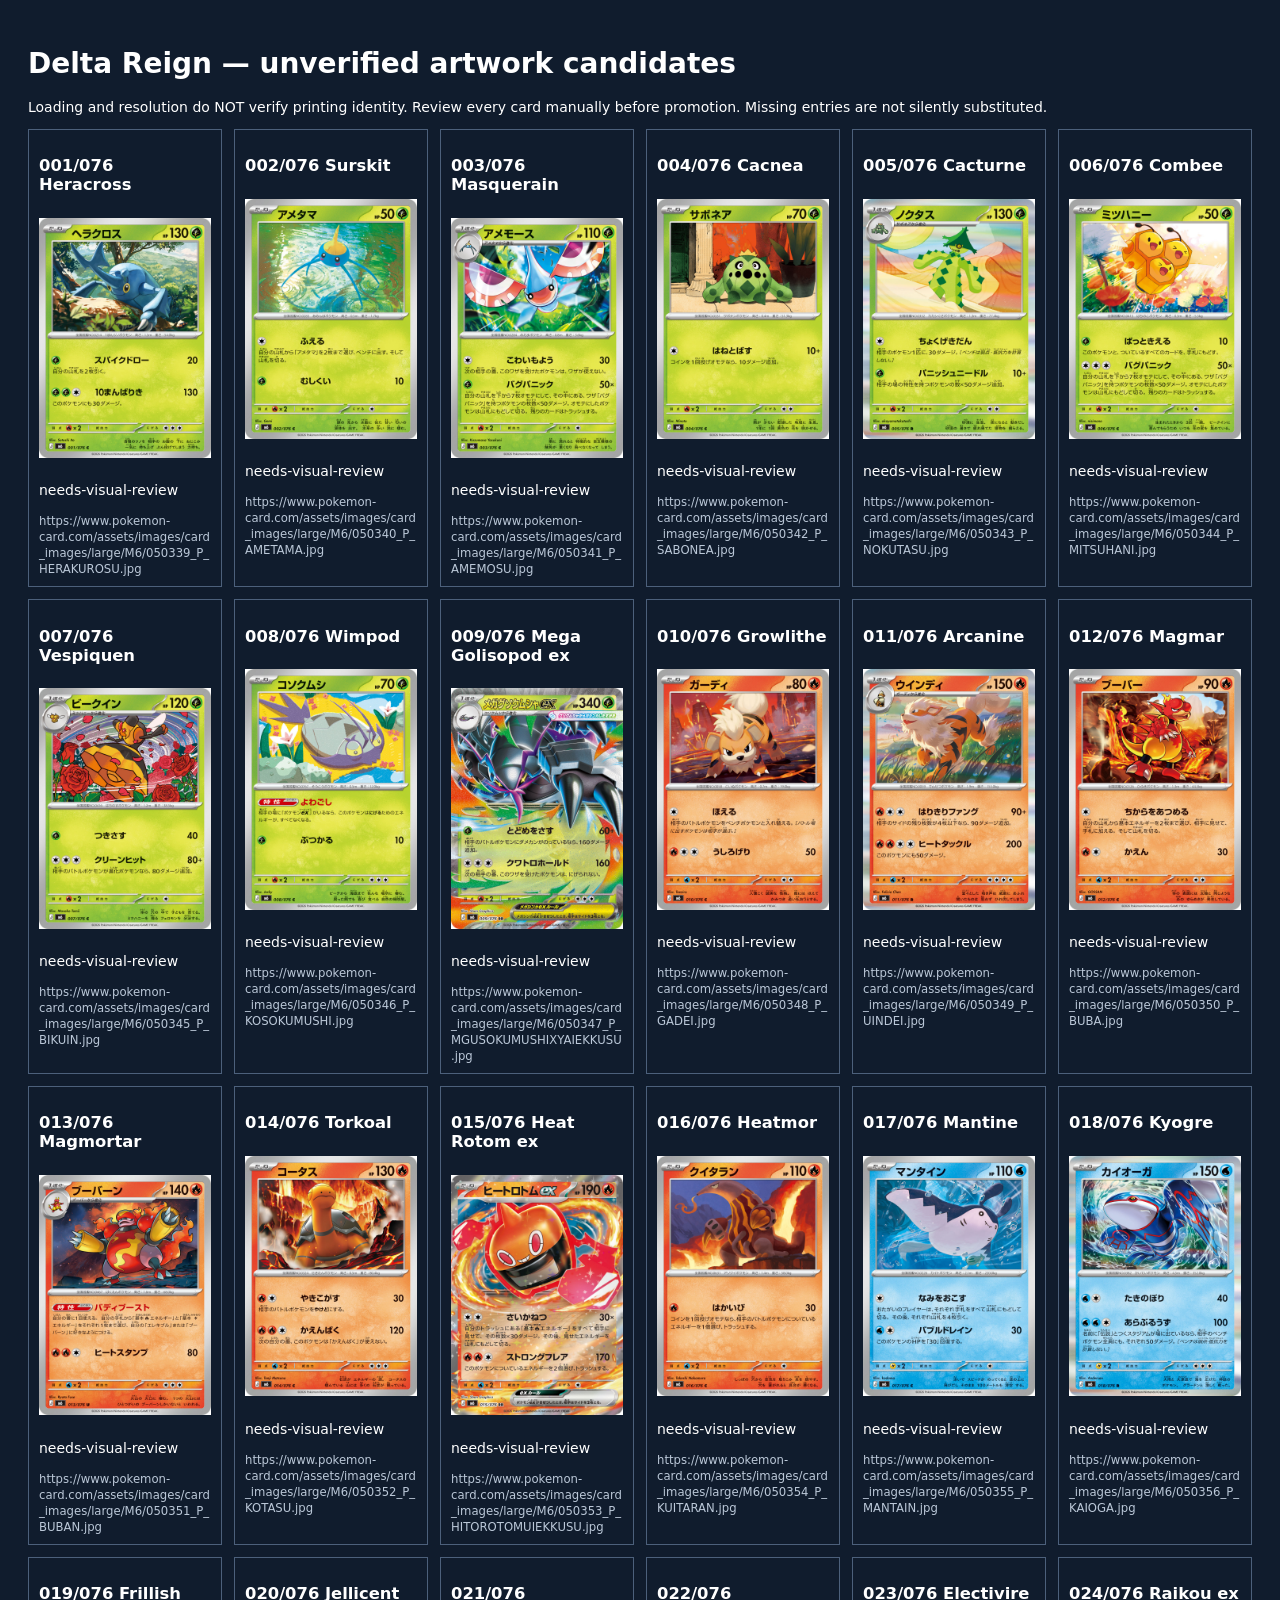
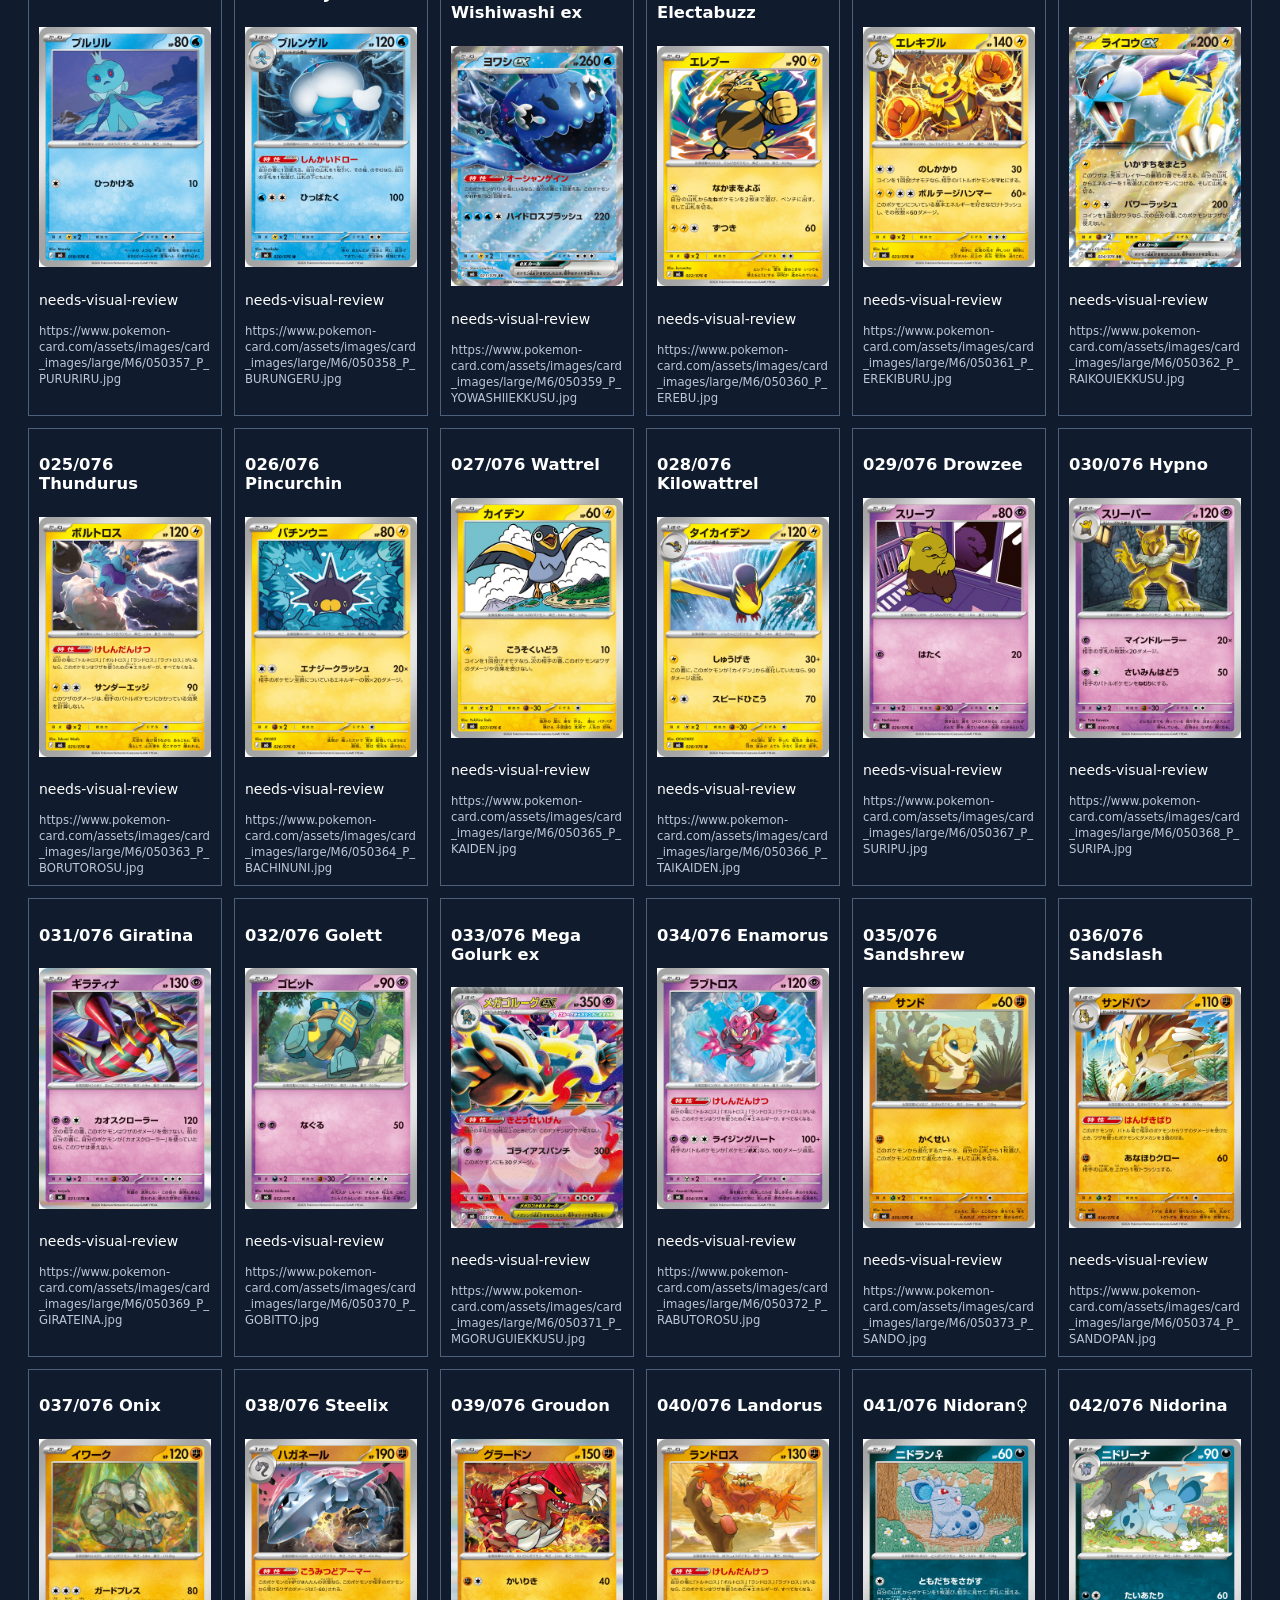
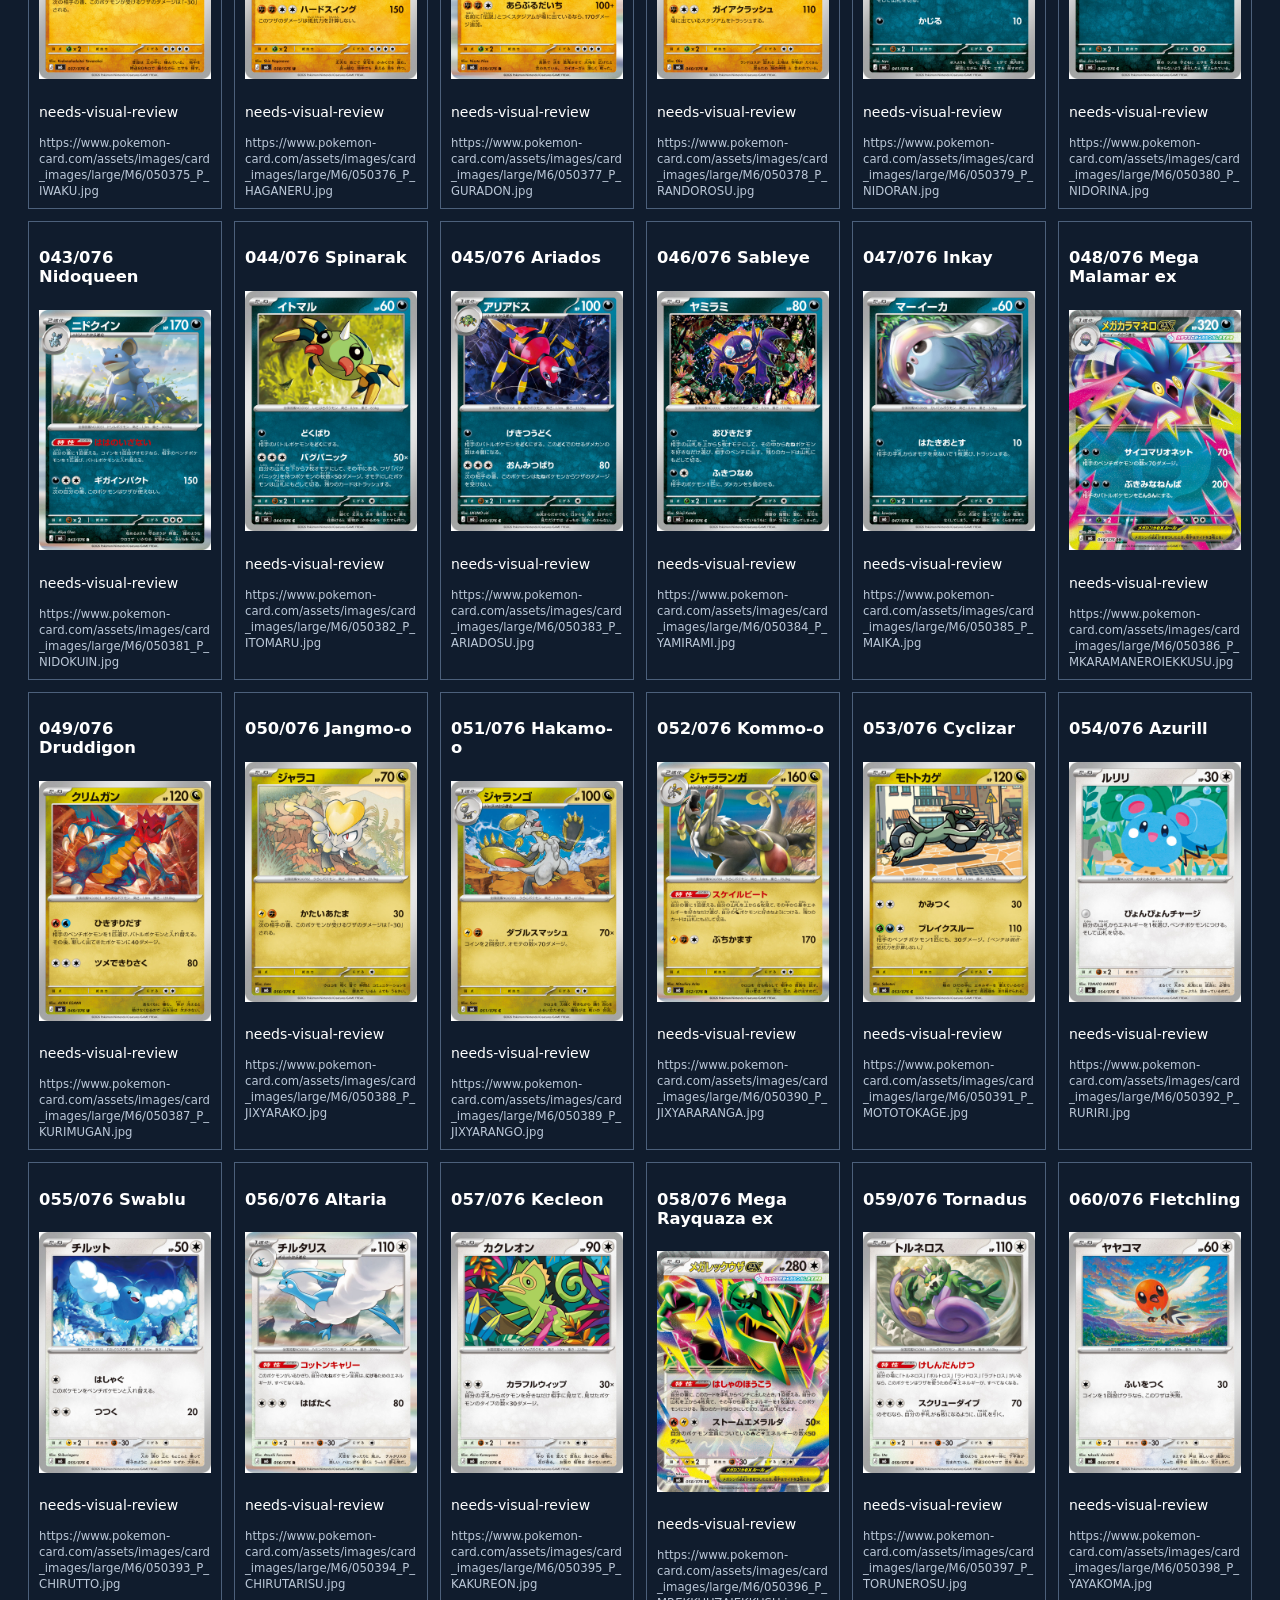
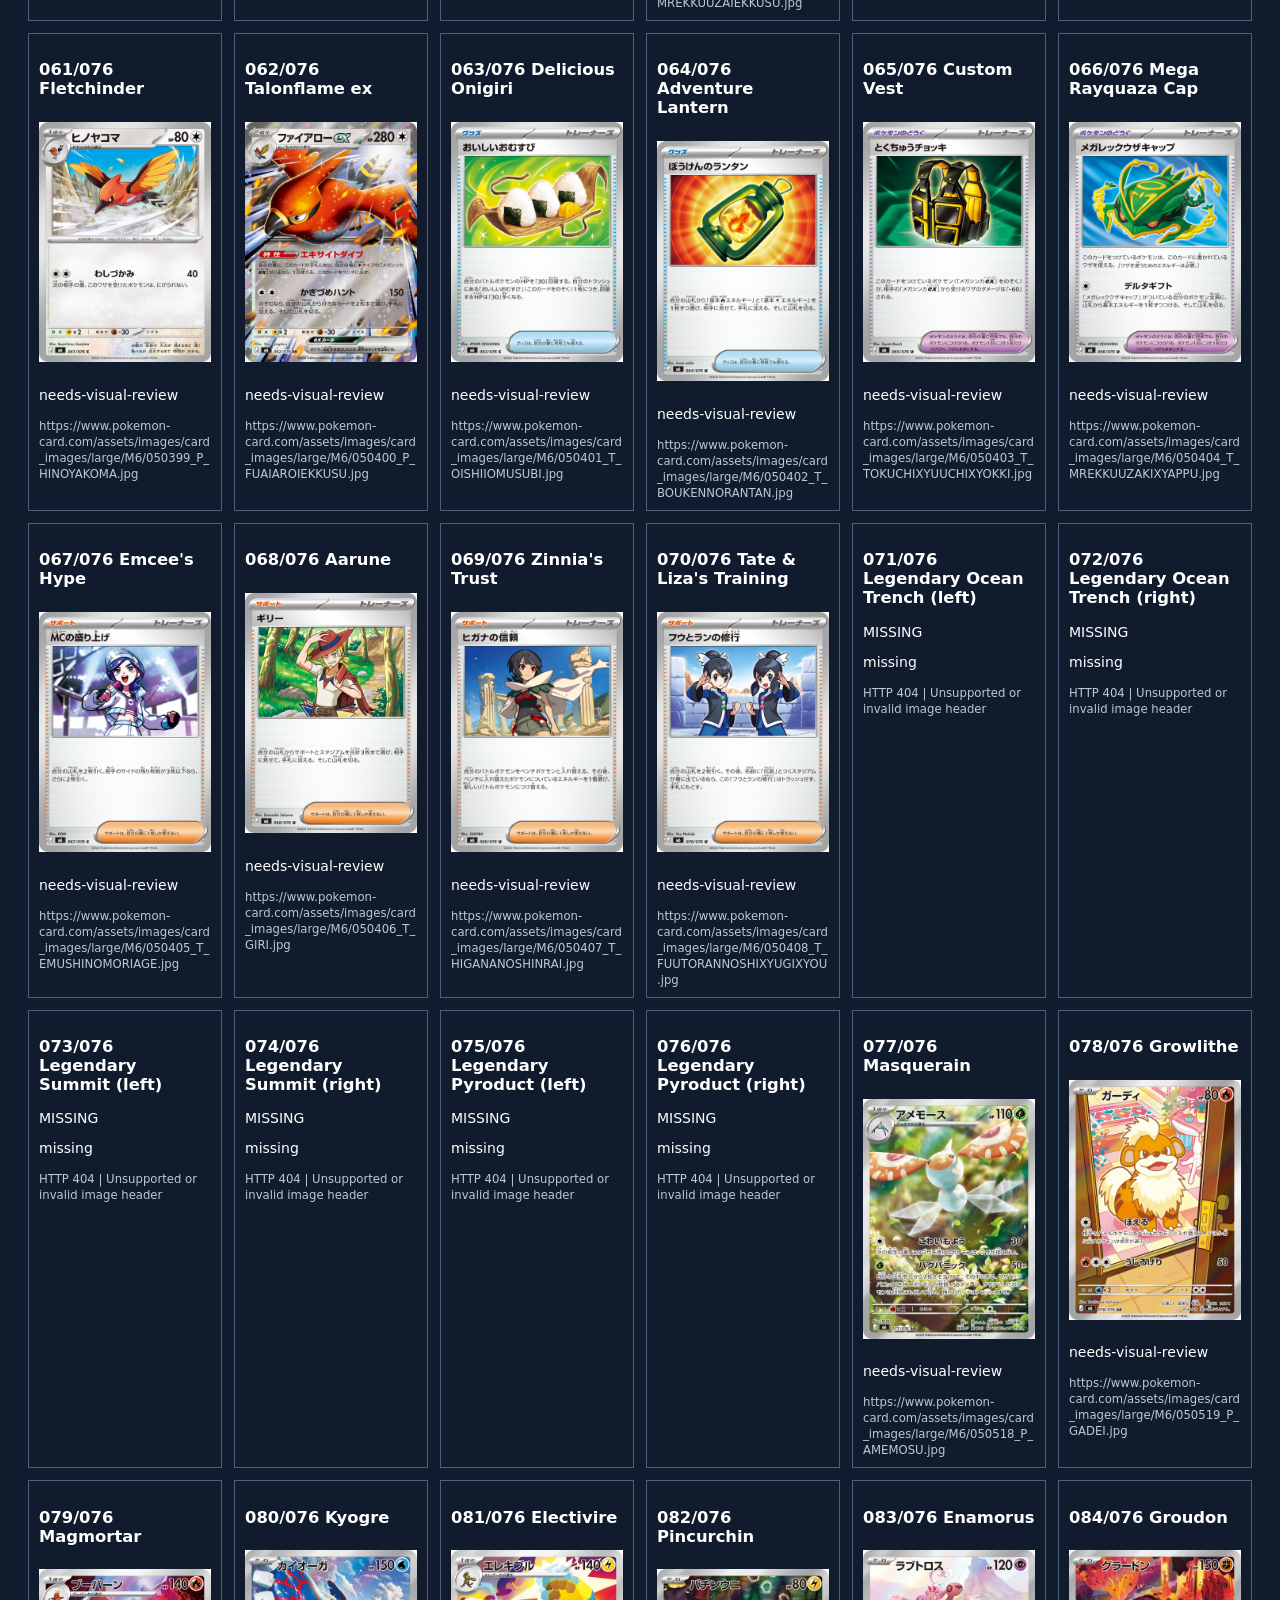
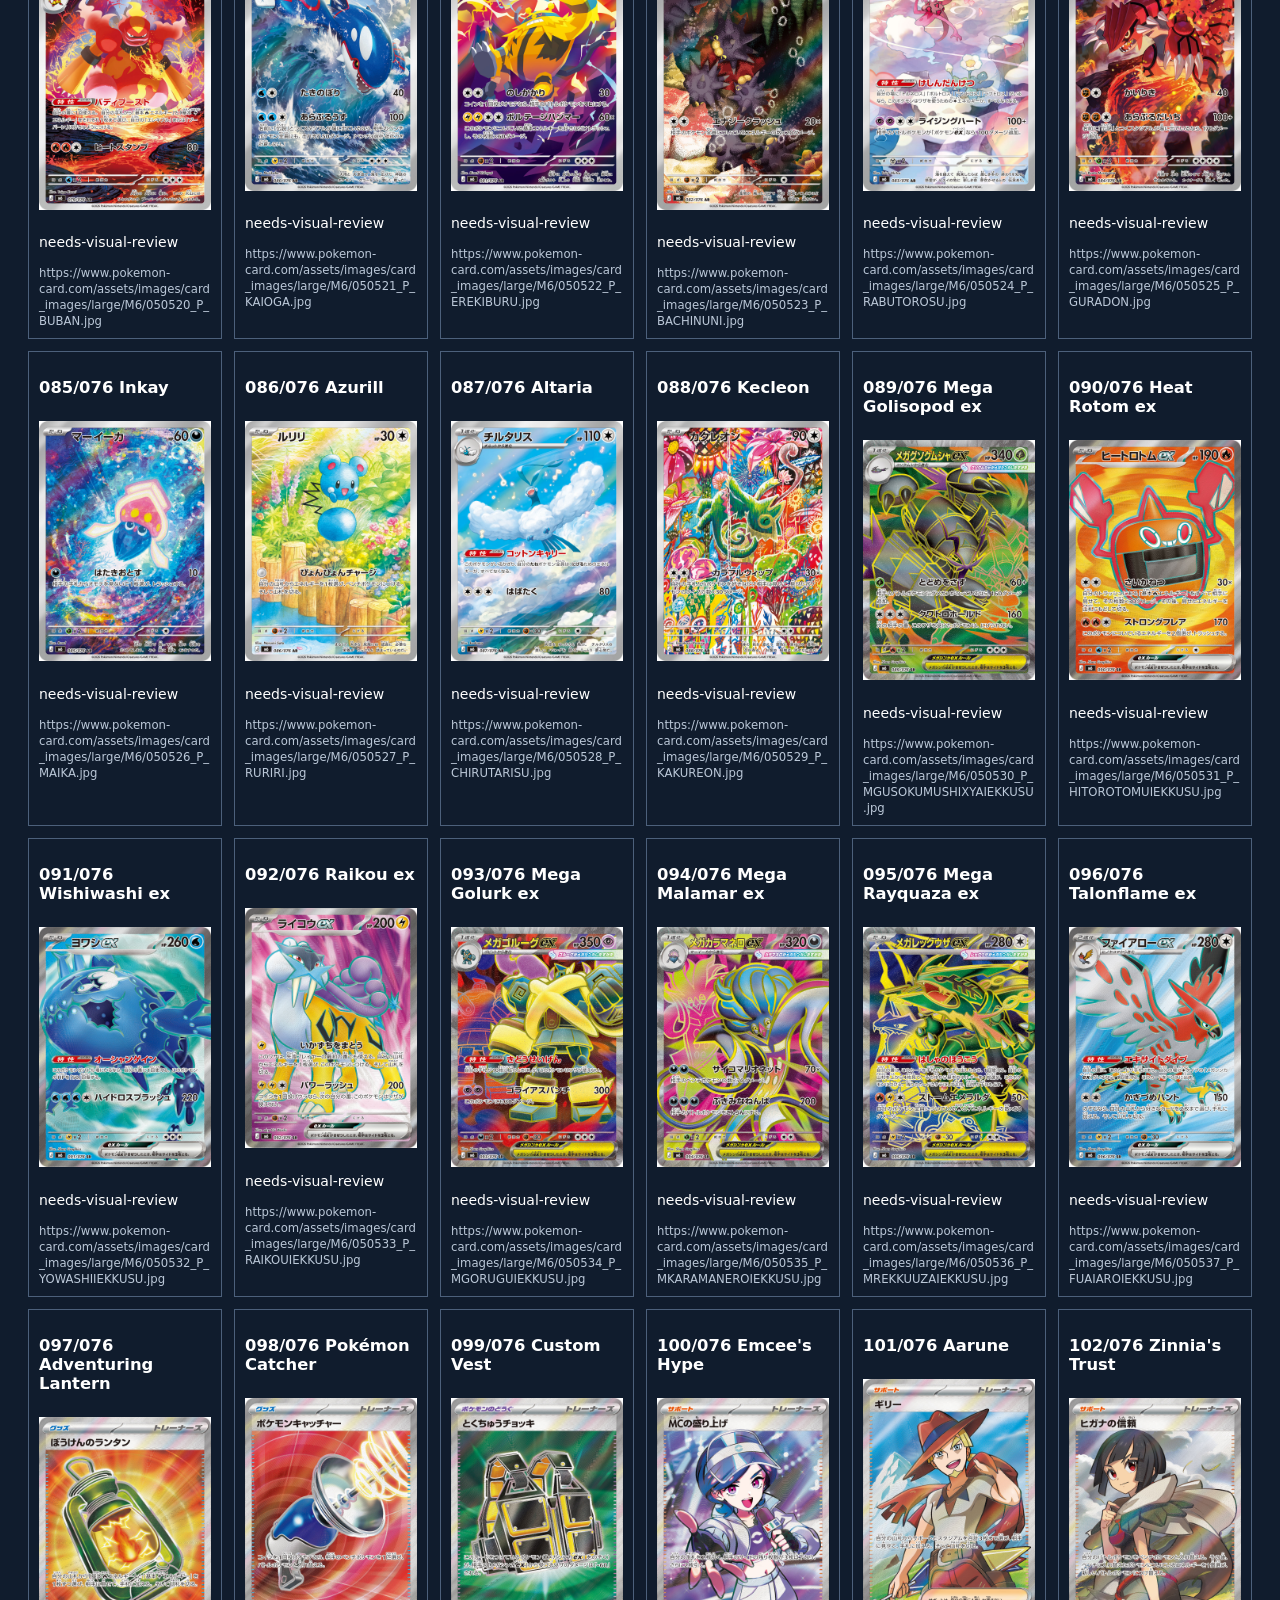
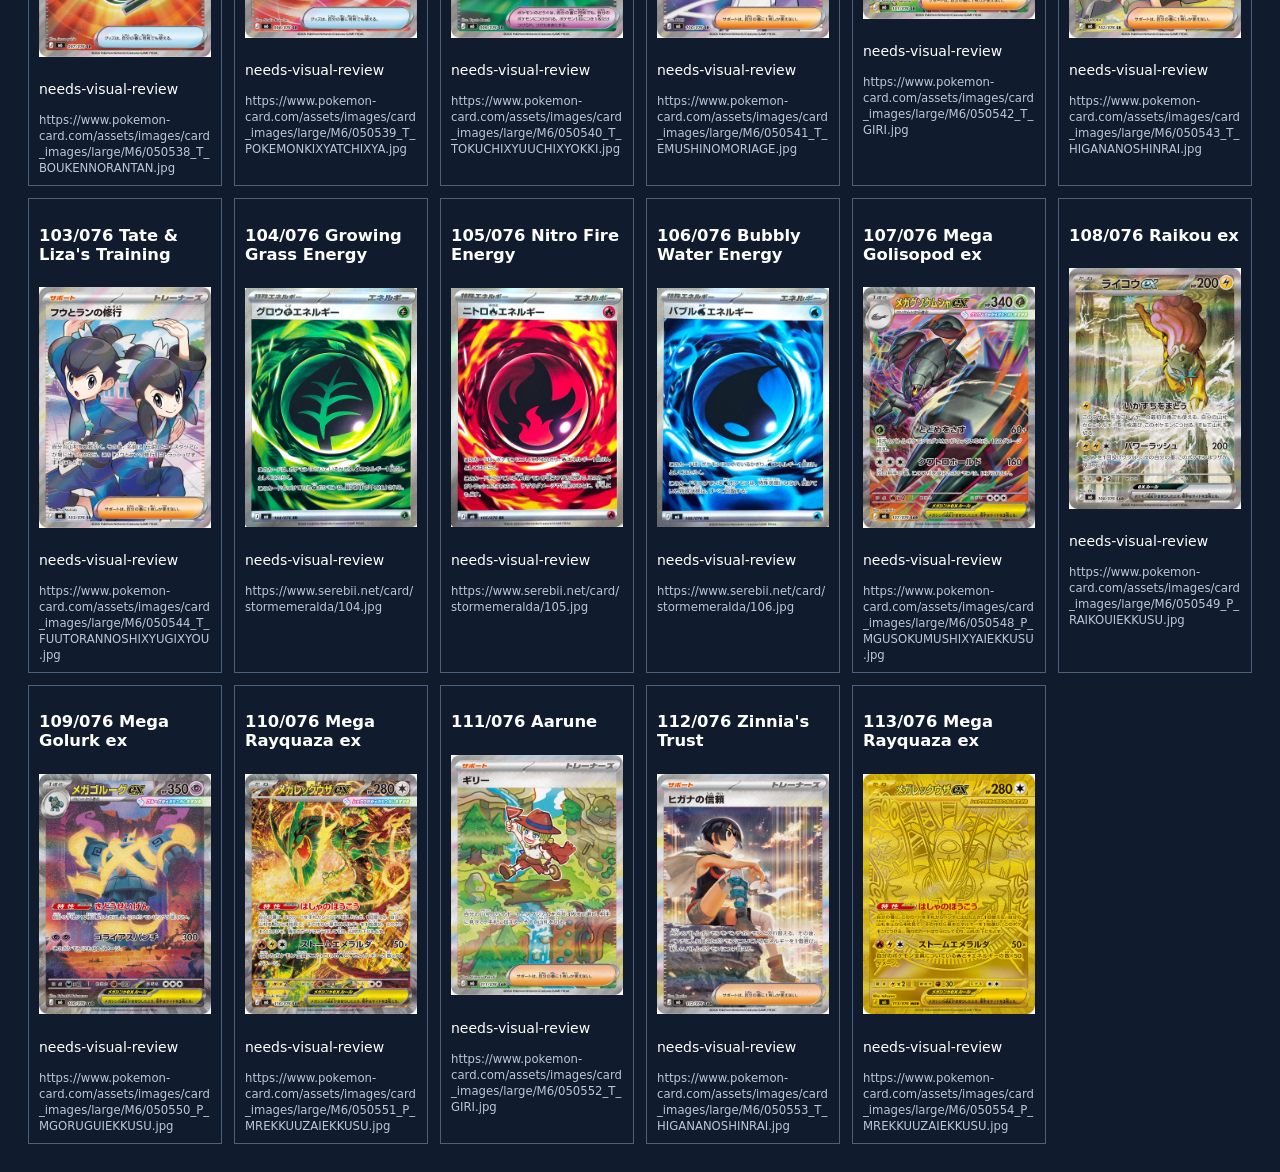
<file: artifacts/delta-reign-staging/review.html>
<!doctype html><meta charset="utf-8"><title>Delta Reign candidate review</title><style>body{font:14px system-ui;background:#101c2d;color:#fff;padding:20px}main{display:grid;grid-template-columns:repeat(auto-fill,minmax(180px,1fr));gap:12px}article{border:1px solid #4c607b;padding:10px;overflow-wrap:anywhere}img{max-width:100%;height:255px;object-fit:contain}small{color:#bbc8d8}</style><h1>Delta Reign — unverified artwork candidates</h1><p>Loading and resolution do NOT verify printing identity. Review every card manually before promotion. Missing entries are not silently substituted.</p><main><article><h3>001/076 Heracross</h3><img loading="lazy" src="images/001.jpg" alt="Heracross"><p>needs-visual-review</p><small>https://www.pokemon-card.com/assets/images/card_images/large/M6/050339_P_HERAKUROSU.jpg</small></article><article><h3>002/076 Surskit</h3><img loading="lazy" src="images/002.jpg" alt="Surskit"><p>needs-visual-review</p><small>https://www.pokemon-card.com/assets/images/card_images/large/M6/050340_P_AMETAMA.jpg</small></article><article><h3>003/076 Masquerain</h3><img loading="lazy" src="images/003.jpg" alt="Masquerain"><p>needs-visual-review</p><small>https://www.pokemon-card.com/assets/images/card_images/large/M6/050341_P_AMEMOSU.jpg</small></article><article><h3>004/076 Cacnea</h3><img loading="lazy" src="images/004.jpg" alt="Cacnea"><p>needs-visual-review</p><small>https://www.pokemon-card.com/assets/images/card_images/large/M6/050342_P_SABONEA.jpg</small></article><article><h3>005/076 Cacturne</h3><img loading="lazy" src="images/005.jpg" alt="Cacturne"><p>needs-visual-review</p><small>https://www.pokemon-card.com/assets/images/card_images/large/M6/050343_P_NOKUTASU.jpg</small></article><article><h3>006/076 Combee</h3><img loading="lazy" src="images/006.jpg" alt="Combee"><p>needs-visual-review</p><small>https://www.pokemon-card.com/assets/images/card_images/large/M6/050344_P_MITSUHANI.jpg</small></article><article><h3>007/076 Vespiquen</h3><img loading="lazy" src="images/007.jpg" alt="Vespiquen"><p>needs-visual-review</p><small>https://www.pokemon-card.com/assets/images/card_images/large/M6/050345_P_BIKUIN.jpg</small></article><article><h3>008/076 Wimpod</h3><img loading="lazy" src="images/008.jpg" alt="Wimpod"><p>needs-visual-review</p><small>https://www.pokemon-card.com/assets/images/card_images/large/M6/050346_P_KOSOKUMUSHI.jpg</small></article><article><h3>009/076 Mega Golisopod ex</h3><img loading="lazy" src="images/009.jpg" alt="Mega Golisopod ex"><p>needs-visual-review</p><small>https://www.pokemon-card.com/assets/images/card_images/large/M6/050347_P_MGUSOKUMUSHIXYAIEKKUSU.jpg</small></article><article><h3>010/076 Growlithe</h3><img loading="lazy" src="images/010.jpg" alt="Growlithe"><p>needs-visual-review</p><small>https://www.pokemon-card.com/assets/images/card_images/large/M6/050348_P_GADEI.jpg</small></article><article><h3>011/076 Arcanine</h3><img loading="lazy" src="images/011.jpg" alt="Arcanine"><p>needs-visual-review</p><small>https://www.pokemon-card.com/assets/images/card_images/large/M6/050349_P_UINDEI.jpg</small></article><article><h3>012/076 Magmar</h3><img loading="lazy" src="images/012.jpg" alt="Magmar"><p>needs-visual-review</p><small>https://www.pokemon-card.com/assets/images/card_images/large/M6/050350_P_BUBA.jpg</small></article><article><h3>013/076 Magmortar</h3><img loading="lazy" src="images/013.jpg" alt="Magmortar"><p>needs-visual-review</p><small>https://www.pokemon-card.com/assets/images/card_images/large/M6/050351_P_BUBAN.jpg</small></article><article><h3>014/076 Torkoal</h3><img loading="lazy" src="images/014.jpg" alt="Torkoal"><p>needs-visual-review</p><small>https://www.pokemon-card.com/assets/images/card_images/large/M6/050352_P_KOTASU.jpg</small></article><article><h3>015/076 Heat Rotom ex</h3><img loading="lazy" src="images/015.jpg" alt="Heat Rotom ex"><p>needs-visual-review</p><small>https://www.pokemon-card.com/assets/images/card_images/large/M6/050353_P_HITOROTOMUIEKKUSU.jpg</small></article><article><h3>016/076 Heatmor</h3><img loading="lazy" src="images/016.jpg" alt="Heatmor"><p>needs-visual-review</p><small>https://www.pokemon-card.com/assets/images/card_images/large/M6/050354_P_KUITARAN.jpg</small></article><article><h3>017/076 Mantine</h3><img loading="lazy" src="images/017.jpg" alt="Mantine"><p>needs-visual-review</p><small>https://www.pokemon-card.com/assets/images/card_images/large/M6/050355_P_MANTAIN.jpg</small></article><article><h3>018/076 Kyogre</h3><img loading="lazy" src="images/018.jpg" alt="Kyogre"><p>needs-visual-review</p><small>https://www.pokemon-card.com/assets/images/card_images/large/M6/050356_P_KAIOGA.jpg</small></article><article><h3>019/076 Frillish</h3><img loading="lazy" src="images/019.jpg" alt="Frillish"><p>needs-visual-review</p><small>https://www.pokemon-card.com/assets/images/card_images/large/M6/050357_P_PURURIRU.jpg</small></article><article><h3>020/076 Jellicent</h3><img loading="lazy" src="images/020.jpg" alt="Jellicent"><p>needs-visual-review</p><small>https://www.pokemon-card.com/assets/images/card_images/large/M6/050358_P_BURUNGERU.jpg</small></article><article><h3>021/076 Wishiwashi ex</h3><img loading="lazy" src="images/021.jpg" alt="Wishiwashi ex"><p>needs-visual-review</p><small>https://www.pokemon-card.com/assets/images/card_images/large/M6/050359_P_YOWASHIIEKKUSU.jpg</small></article><article><h3>022/076 Electabuzz</h3><img loading="lazy" src="images/022.jpg" alt="Electabuzz"><p>needs-visual-review</p><small>https://www.pokemon-card.com/assets/images/card_images/large/M6/050360_P_EREBU.jpg</small></article><article><h3>023/076 Electivire</h3><img loading="lazy" src="images/023.jpg" alt="Electivire"><p>needs-visual-review</p><small>https://www.pokemon-card.com/assets/images/card_images/large/M6/050361_P_EREKIBURU.jpg</small></article><article><h3>024/076 Raikou ex</h3><img loading="lazy" src="images/024.jpg" alt="Raikou ex"><p>needs-visual-review</p><small>https://www.pokemon-card.com/assets/images/card_images/large/M6/050362_P_RAIKOUIEKKUSU.jpg</small></article><article><h3>025/076 Thundurus</h3><img loading="lazy" src="images/025.jpg" alt="Thundurus"><p>needs-visual-review</p><small>https://www.pokemon-card.com/assets/images/card_images/large/M6/050363_P_BORUTOROSU.jpg</small></article><article><h3>026/076 Pincurchin</h3><img loading="lazy" src="images/026.jpg" alt="Pincurchin"><p>needs-visual-review</p><small>https://www.pokemon-card.com/assets/images/card_images/large/M6/050364_P_BACHINUNI.jpg</small></article><article><h3>027/076 Wattrel</h3><img loading="lazy" src="images/027.jpg" alt="Wattrel"><p>needs-visual-review</p><small>https://www.pokemon-card.com/assets/images/card_images/large/M6/050365_P_KAIDEN.jpg</small></article><article><h3>028/076 Kilowattrel</h3><img loading="lazy" src="images/028.jpg" alt="Kilowattrel"><p>needs-visual-review</p><small>https://www.pokemon-card.com/assets/images/card_images/large/M6/050366_P_TAIKAIDEN.jpg</small></article><article><h3>029/076 Drowzee</h3><img loading="lazy" src="images/029.jpg" alt="Drowzee"><p>needs-visual-review</p><small>https://www.pokemon-card.com/assets/images/card_images/large/M6/050367_P_SURIPU.jpg</small></article><article><h3>030/076 Hypno</h3><img loading="lazy" src="images/030.jpg" alt="Hypno"><p>needs-visual-review</p><small>https://www.pokemon-card.com/assets/images/card_images/large/M6/050368_P_SURIPA.jpg</small></article><article><h3>031/076 Giratina</h3><img loading="lazy" src="images/031.jpg" alt="Giratina"><p>needs-visual-review</p><small>https://www.pokemon-card.com/assets/images/card_images/large/M6/050369_P_GIRATEINA.jpg</small></article><article><h3>032/076 Golett</h3><img loading="lazy" src="images/032.jpg" alt="Golett"><p>needs-visual-review</p><small>https://www.pokemon-card.com/assets/images/card_images/large/M6/050370_P_GOBITTO.jpg</small></article><article><h3>033/076 Mega Golurk ex</h3><img loading="lazy" src="images/033.jpg" alt="Mega Golurk ex"><p>needs-visual-review</p><small>https://www.pokemon-card.com/assets/images/card_images/large/M6/050371_P_MGORUGUIEKKUSU.jpg</small></article><article><h3>034/076 Enamorus</h3><img loading="lazy" src="images/034.jpg" alt="Enamorus"><p>needs-visual-review</p><small>https://www.pokemon-card.com/assets/images/card_images/large/M6/050372_P_RABUTOROSU.jpg</small></article><article><h3>035/076 Sandshrew</h3><img loading="lazy" src="images/035.jpg" alt="Sandshrew"><p>needs-visual-review</p><small>https://www.pokemon-card.com/assets/images/card_images/large/M6/050373_P_SANDO.jpg</small></article><article><h3>036/076 Sandslash</h3><img loading="lazy" src="images/036.jpg" alt="Sandslash"><p>needs-visual-review</p><small>https://www.pokemon-card.com/assets/images/card_images/large/M6/050374_P_SANDOPAN.jpg</small></article><article><h3>037/076 Onix</h3><img loading="lazy" src="images/037.jpg" alt="Onix"><p>needs-visual-review</p><small>https://www.pokemon-card.com/assets/images/card_images/large/M6/050375_P_IWAKU.jpg</small></article><article><h3>038/076 Steelix</h3><img loading="lazy" src="images/038.jpg" alt="Steelix"><p>needs-visual-review</p><small>https://www.pokemon-card.com/assets/images/card_images/large/M6/050376_P_HAGANERU.jpg</small></article><article><h3>039/076 Groudon</h3><img loading="lazy" src="images/039.jpg" alt="Groudon"><p>needs-visual-review</p><small>https://www.pokemon-card.com/assets/images/card_images/large/M6/050377_P_GURADON.jpg</small></article><article><h3>040/076 Landorus</h3><img loading="lazy" src="images/040.jpg" alt="Landorus"><p>needs-visual-review</p><small>https://www.pokemon-card.com/assets/images/card_images/large/M6/050378_P_RANDOROSU.jpg</small></article><article><h3>041/076 Nidoran♀</h3><img loading="lazy" src="images/041.jpg" alt="Nidoran♀"><p>needs-visual-review</p><small>https://www.pokemon-card.com/assets/images/card_images/large/M6/050379_P_NIDORAN.jpg</small></article><article><h3>042/076 Nidorina</h3><img loading="lazy" src="images/042.jpg" alt="Nidorina"><p>needs-visual-review</p><small>https://www.pokemon-card.com/assets/images/card_images/large/M6/050380_P_NIDORINA.jpg</small></article><article><h3>043/076 Nidoqueen</h3><img loading="lazy" src="images/043.jpg" alt="Nidoqueen"><p>needs-visual-review</p><small>https://www.pokemon-card.com/assets/images/card_images/large/M6/050381_P_NIDOKUIN.jpg</small></article><article><h3>044/076 Spinarak</h3><img loading="lazy" src="images/044.jpg" alt="Spinarak"><p>needs-visual-review</p><small>https://www.pokemon-card.com/assets/images/card_images/large/M6/050382_P_ITOMARU.jpg</small></article><article><h3>045/076 Ariados</h3><img loading="lazy" src="images/045.jpg" alt="Ariados"><p>needs-visual-review</p><small>https://www.pokemon-card.com/assets/images/card_images/large/M6/050383_P_ARIADOSU.jpg</small></article><article><h3>046/076 Sableye</h3><img loading="lazy" src="images/046.jpg" alt="Sableye"><p>needs-visual-review</p><small>https://www.pokemon-card.com/assets/images/card_images/large/M6/050384_P_YAMIRAMI.jpg</small></article><article><h3>047/076 Inkay</h3><img loading="lazy" src="images/047.jpg" alt="Inkay"><p>needs-visual-review</p><small>https://www.pokemon-card.com/assets/images/card_images/large/M6/050385_P_MAIKA.jpg</small></article><article><h3>048/076 Mega Malamar ex</h3><img loading="lazy" src="images/048.jpg" alt="Mega Malamar ex"><p>needs-visual-review</p><small>https://www.pokemon-card.com/assets/images/card_images/large/M6/050386_P_MKARAMANEROIEKKUSU.jpg</small></article><article><h3>049/076 Druddigon</h3><img loading="lazy" src="images/049.jpg" alt="Druddigon"><p>needs-visual-review</p><small>https://www.pokemon-card.com/assets/images/card_images/large/M6/050387_P_KURIMUGAN.jpg</small></article><article><h3>050/076 Jangmo-o</h3><img loading="lazy" src="images/050.jpg" alt="Jangmo-o"><p>needs-visual-review</p><small>https://www.pokemon-card.com/assets/images/card_images/large/M6/050388_P_JIXYARAKO.jpg</small></article><article><h3>051/076 Hakamo-o</h3><img loading="lazy" src="images/051.jpg" alt="Hakamo-o"><p>needs-visual-review</p><small>https://www.pokemon-card.com/assets/images/card_images/large/M6/050389_P_JIXYARANGO.jpg</small></article><article><h3>052/076 Kommo-o</h3><img loading="lazy" src="images/052.jpg" alt="Kommo-o"><p>needs-visual-review</p><small>https://www.pokemon-card.com/assets/images/card_images/large/M6/050390_P_JIXYARARANGA.jpg</small></article><article><h3>053/076 Cyclizar</h3><img loading="lazy" src="images/053.jpg" alt="Cyclizar"><p>needs-visual-review</p><small>https://www.pokemon-card.com/assets/images/card_images/large/M6/050391_P_MOTOTOKAGE.jpg</small></article><article><h3>054/076 Azurill</h3><img loading="lazy" src="images/054.jpg" alt="Azurill"><p>needs-visual-review</p><small>https://www.pokemon-card.com/assets/images/card_images/large/M6/050392_P_RURIRI.jpg</small></article><article><h3>055/076 Swablu</h3><img loading="lazy" src="images/055.jpg" alt="Swablu"><p>needs-visual-review</p><small>https://www.pokemon-card.com/assets/images/card_images/large/M6/050393_P_CHIRUTTO.jpg</small></article><article><h3>056/076 Altaria</h3><img loading="lazy" src="images/056.jpg" alt="Altaria"><p>needs-visual-review</p><small>https://www.pokemon-card.com/assets/images/card_images/large/M6/050394_P_CHIRUTARISU.jpg</small></article><article><h3>057/076 Kecleon</h3><img loading="lazy" src="images/057.jpg" alt="Kecleon"><p>needs-visual-review</p><small>https://www.pokemon-card.com/assets/images/card_images/large/M6/050395_P_KAKUREON.jpg</small></article><article><h3>058/076 Mega Rayquaza ex</h3><img loading="lazy" src="images/058.jpg" alt="Mega Rayquaza ex"><p>needs-visual-review</p><small>https://www.pokemon-card.com/assets/images/card_images/large/M6/050396_P_MREKKUUZAIEKKUSU.jpg</small></article><article><h3>059/076 Tornadus</h3><img loading="lazy" src="images/059.jpg" alt="Tornadus"><p>needs-visual-review</p><small>https://www.pokemon-card.com/assets/images/card_images/large/M6/050397_P_TORUNEROSU.jpg</small></article><article><h3>060/076 Fletchling</h3><img loading="lazy" src="images/060.jpg" alt="Fletchling"><p>needs-visual-review</p><small>https://www.pokemon-card.com/assets/images/card_images/large/M6/050398_P_YAYAKOMA.jpg</small></article><article><h3>061/076 Fletchinder</h3><img loading="lazy" src="images/061.jpg" alt="Fletchinder"><p>needs-visual-review</p><small>https://www.pokemon-card.com/assets/images/card_images/large/M6/050399_P_HINOYAKOMA.jpg</small></article><article><h3>062/076 Talonflame ex</h3><img loading="lazy" src="images/062.jpg" alt="Talonflame ex"><p>needs-visual-review</p><small>https://www.pokemon-card.com/assets/images/card_images/large/M6/050400_P_FUAIAROIEKKUSU.jpg</small></article><article><h3>063/076 Delicious Onigiri</h3><img loading="lazy" src="images/063.jpg" alt="Delicious Onigiri"><p>needs-visual-review</p><small>https://www.pokemon-card.com/assets/images/card_images/large/M6/050401_T_OISHIIOMUSUBI.jpg</small></article><article><h3>064/076 Adventure Lantern</h3><img loading="lazy" src="images/064.jpg" alt="Adventure Lantern"><p>needs-visual-review</p><small>https://www.pokemon-card.com/assets/images/card_images/large/M6/050402_T_BOUKENNORANTAN.jpg</small></article><article><h3>065/076 Custom Vest</h3><img loading="lazy" src="images/065.jpg" alt="Custom Vest"><p>needs-visual-review</p><small>https://www.pokemon-card.com/assets/images/card_images/large/M6/050403_T_TOKUCHIXYUUCHIXYOKKI.jpg</small></article><article><h3>066/076 Mega Rayquaza Cap</h3><img loading="lazy" src="images/066.jpg" alt="Mega Rayquaza Cap"><p>needs-visual-review</p><small>https://www.pokemon-card.com/assets/images/card_images/large/M6/050404_T_MREKKUUZAKIXYAPPU.jpg</small></article><article><h3>067/076 Emcee&#39;s Hype</h3><img loading="lazy" src="images/067.jpg" alt="Emcee&#39;s Hype"><p>needs-visual-review</p><small>https://www.pokemon-card.com/assets/images/card_images/large/M6/050405_T_EMUSHINOMORIAGE.jpg</small></article><article><h3>068/076 Aarune</h3><img loading="lazy" src="images/068.jpg" alt="Aarune"><p>needs-visual-review</p><small>https://www.pokemon-card.com/assets/images/card_images/large/M6/050406_T_GIRI.jpg</small></article><article><h3>069/076 Zinnia&#39;s Trust</h3><img loading="lazy" src="images/069.jpg" alt="Zinnia&#39;s Trust"><p>needs-visual-review</p><small>https://www.pokemon-card.com/assets/images/card_images/large/M6/050407_T_HIGANANOSHINRAI.jpg</small></article><article><h3>070/076 Tate &amp; Liza&#39;s Training</h3><img loading="lazy" src="images/070.jpg" alt="Tate &amp; Liza&#39;s Training"><p>needs-visual-review</p><small>https://www.pokemon-card.com/assets/images/card_images/large/M6/050408_T_FUUTORANNOSHIXYUGIXYOU.jpg</small></article><article><h3>071/076 Legendary Ocean Trench (left)</h3><p>MISSING</p><p>missing</p><small>HTTP 404 | Unsupported or invalid image header</small></article><article><h3>072/076 Legendary Ocean Trench (right)</h3><p>MISSING</p><p>missing</p><small>HTTP 404 | Unsupported or invalid image header</small></article><article><h3>073/076 Legendary Summit (left)</h3><p>MISSING</p><p>missing</p><small>HTTP 404 | Unsupported or invalid image header</small></article><article><h3>074/076 Legendary Summit (right)</h3><p>MISSING</p><p>missing</p><small>HTTP 404 | Unsupported or invalid image header</small></article><article><h3>075/076 Legendary Pyroduct (left)</h3><p>MISSING</p><p>missing</p><small>HTTP 404 | Unsupported or invalid image header</small></article><article><h3>076/076 Legendary Pyroduct (right)</h3><p>MISSING</p><p>missing</p><small>HTTP 404 | Unsupported or invalid image header</small></article><article><h3>077/076 Masquerain</h3><img loading="lazy" src="images/077.jpg" alt="Masquerain"><p>needs-visual-review</p><small>https://www.pokemon-card.com/assets/images/card_images/large/M6/050518_P_AMEMOSU.jpg</small></article><article><h3>078/076 Growlithe</h3><img loading="lazy" src="images/078.jpg" alt="Growlithe"><p>needs-visual-review</p><small>https://www.pokemon-card.com/assets/images/card_images/large/M6/050519_P_GADEI.jpg</small></article><article><h3>079/076 Magmortar</h3><img loading="lazy" src="images/079.jpg" alt="Magmortar"><p>needs-visual-review</p><small>https://www.pokemon-card.com/assets/images/card_images/large/M6/050520_P_BUBAN.jpg</small></article><article><h3>080/076 Kyogre</h3><img loading="lazy" src="images/080.jpg" alt="Kyogre"><p>needs-visual-review</p><small>https://www.pokemon-card.com/assets/images/card_images/large/M6/050521_P_KAIOGA.jpg</small></article><article><h3>081/076 Electivire</h3><img loading="lazy" src="images/081.jpg" alt="Electivire"><p>needs-visual-review</p><small>https://www.pokemon-card.com/assets/images/card_images/large/M6/050522_P_EREKIBURU.jpg</small></article><article><h3>082/076 Pincurchin</h3><img loading="lazy" src="images/082.jpg" alt="Pincurchin"><p>needs-visual-review</p><small>https://www.pokemon-card.com/assets/images/card_images/large/M6/050523_P_BACHINUNI.jpg</small></article><article><h3>083/076 Enamorus</h3><img loading="lazy" src="images/083.jpg" alt="Enamorus"><p>needs-visual-review</p><small>https://www.pokemon-card.com/assets/images/card_images/large/M6/050524_P_RABUTOROSU.jpg</small></article><article><h3>084/076 Groudon</h3><img loading="lazy" src="images/084.jpg" alt="Groudon"><p>needs-visual-review</p><small>https://www.pokemon-card.com/assets/images/card_images/large/M6/050525_P_GURADON.jpg</small></article><article><h3>085/076 Inkay</h3><img loading="lazy" src="images/085.jpg" alt="Inkay"><p>needs-visual-review</p><small>https://www.pokemon-card.com/assets/images/card_images/large/M6/050526_P_MAIKA.jpg</small></article><article><h3>086/076 Azurill</h3><img loading="lazy" src="images/086.jpg" alt="Azurill"><p>needs-visual-review</p><small>https://www.pokemon-card.com/assets/images/card_images/large/M6/050527_P_RURIRI.jpg</small></article><article><h3>087/076 Altaria</h3><img loading="lazy" src="images/087.jpg" alt="Altaria"><p>needs-visual-review</p><small>https://www.pokemon-card.com/assets/images/card_images/large/M6/050528_P_CHIRUTARISU.jpg</small></article><article><h3>088/076 Kecleon</h3><img loading="lazy" src="images/088.jpg" alt="Kecleon"><p>needs-visual-review</p><small>https://www.pokemon-card.com/assets/images/card_images/large/M6/050529_P_KAKUREON.jpg</small></article><article><h3>089/076 Mega Golisopod ex</h3><img loading="lazy" src="images/089.jpg" alt="Mega Golisopod ex"><p>needs-visual-review</p><small>https://www.pokemon-card.com/assets/images/card_images/large/M6/050530_P_MGUSOKUMUSHIXYAIEKKUSU.jpg</small></article><article><h3>090/076 Heat Rotom ex</h3><img loading="lazy" src="images/090.jpg" alt="Heat Rotom ex"><p>needs-visual-review</p><small>https://www.pokemon-card.com/assets/images/card_images/large/M6/050531_P_HITOROTOMUIEKKUSU.jpg</small></article><article><h3>091/076 Wishiwashi ex</h3><img loading="lazy" src="images/091.jpg" alt="Wishiwashi ex"><p>needs-visual-review</p><small>https://www.pokemon-card.com/assets/images/card_images/large/M6/050532_P_YOWASHIIEKKUSU.jpg</small></article><article><h3>092/076 Raikou ex</h3><img loading="lazy" src="images/092.jpg" alt="Raikou ex"><p>needs-visual-review</p><small>https://www.pokemon-card.com/assets/images/card_images/large/M6/050533_P_RAIKOUIEKKUSU.jpg</small></article><article><h3>093/076 Mega Golurk ex</h3><img loading="lazy" src="images/093.jpg" alt="Mega Golurk ex"><p>needs-visual-review</p><small>https://www.pokemon-card.com/assets/images/card_images/large/M6/050534_P_MGORUGUIEKKUSU.jpg</small></article><article><h3>094/076 Mega Malamar ex</h3><img loading="lazy" src="images/094.jpg" alt="Mega Malamar ex"><p>needs-visual-review</p><small>https://www.pokemon-card.com/assets/images/card_images/large/M6/050535_P_MKARAMANEROIEKKUSU.jpg</small></article><article><h3>095/076 Mega Rayquaza ex</h3><img loading="lazy" src="images/095.jpg" alt="Mega Rayquaza ex"><p>needs-visual-review</p><small>https://www.pokemon-card.com/assets/images/card_images/large/M6/050536_P_MREKKUUZAIEKKUSU.jpg</small></article><article><h3>096/076 Talonflame ex</h3><img loading="lazy" src="images/096.jpg" alt="Talonflame ex"><p>needs-visual-review</p><small>https://www.pokemon-card.com/assets/images/card_images/large/M6/050537_P_FUAIAROIEKKUSU.jpg</small></article><article><h3>097/076 Adventuring Lantern</h3><img loading="lazy" src="images/097.jpg" alt="Adventuring Lantern"><p>needs-visual-review</p><small>https://www.pokemon-card.com/assets/images/card_images/large/M6/050538_T_BOUKENNORANTAN.jpg</small></article><article><h3>098/076 Pokémon Catcher</h3><img loading="lazy" src="images/098.jpg" alt="Pokémon Catcher"><p>needs-visual-review</p><small>https://www.pokemon-card.com/assets/images/card_images/large/M6/050539_T_POKEMONKIXYATCHIXYA.jpg</small></article><article><h3>099/076 Custom Vest</h3><img loading="lazy" src="images/099.jpg" alt="Custom Vest"><p>needs-visual-review</p><small>https://www.pokemon-card.com/assets/images/card_images/large/M6/050540_T_TOKUCHIXYUUCHIXYOKKI.jpg</small></article><article><h3>100/076 Emcee&#39;s Hype</h3><img loading="lazy" src="images/100.jpg" alt="Emcee&#39;s Hype"><p>needs-visual-review</p><small>https://www.pokemon-card.com/assets/images/card_images/large/M6/050541_T_EMUSHINOMORIAGE.jpg</small></article><article><h3>101/076 Aarune</h3><img loading="lazy" src="images/101.jpg" alt="Aarune"><p>needs-visual-review</p><small>https://www.pokemon-card.com/assets/images/card_images/large/M6/050542_T_GIRI.jpg</small></article><article><h3>102/076 Zinnia&#39;s Trust</h3><img loading="lazy" src="images/102.jpg" alt="Zinnia&#39;s Trust"><p>needs-visual-review</p><small>https://www.pokemon-card.com/assets/images/card_images/large/M6/050543_T_HIGANANOSHINRAI.jpg</small></article><article><h3>103/076 Tate &amp; Liza&#39;s Training</h3><img loading="lazy" src="images/103.jpg" alt="Tate &amp; Liza&#39;s Training"><p>needs-visual-review</p><small>https://www.pokemon-card.com/assets/images/card_images/large/M6/050544_T_FUUTORANNOSHIXYUGIXYOU.jpg</small></article><article><h3>104/076 Growing Grass Energy</h3><img loading="lazy" src="images/104.jpg" alt="Growing Grass Energy"><p>needs-visual-review</p><small>https://www.serebii.net/card/stormemeralda/104.jpg</small></article><article><h3>105/076 Nitro Fire Energy</h3><img loading="lazy" src="images/105.jpg" alt="Nitro Fire Energy"><p>needs-visual-review</p><small>https://www.serebii.net/card/stormemeralda/105.jpg</small></article><article><h3>106/076 Bubbly Water Energy</h3><img loading="lazy" src="images/106.jpg" alt="Bubbly Water Energy"><p>needs-visual-review</p><small>https://www.serebii.net/card/stormemeralda/106.jpg</small></article><article><h3>107/076 Mega Golisopod ex</h3><img loading="lazy" src="images/107.jpg" alt="Mega Golisopod ex"><p>needs-visual-review</p><small>https://www.pokemon-card.com/assets/images/card_images/large/M6/050548_P_MGUSOKUMUSHIXYAIEKKUSU.jpg</small></article><article><h3>108/076 Raikou ex</h3><img loading="lazy" src="images/108.jpg" alt="Raikou ex"><p>needs-visual-review</p><small>https://www.pokemon-card.com/assets/images/card_images/large/M6/050549_P_RAIKOUIEKKUSU.jpg</small></article><article><h3>109/076 Mega Golurk ex</h3><img loading="lazy" src="images/109.jpg" alt="Mega Golurk ex"><p>needs-visual-review</p><small>https://www.pokemon-card.com/assets/images/card_images/large/M6/050550_P_MGORUGUIEKKUSU.jpg</small></article><article><h3>110/076 Mega Rayquaza ex</h3><img loading="lazy" src="images/110.jpg" alt="Mega Rayquaza ex"><p>needs-visual-review</p><small>https://www.pokemon-card.com/assets/images/card_images/large/M6/050551_P_MREKKUUZAIEKKUSU.jpg</small></article><article><h3>111/076 Aarune</h3><img loading="lazy" src="images/111.jpg" alt="Aarune"><p>needs-visual-review</p><small>https://www.pokemon-card.com/assets/images/card_images/large/M6/050552_T_GIRI.jpg</small></article><article><h3>112/076 Zinnia&#39;s Trust</h3><img loading="lazy" src="images/112.jpg" alt="Zinnia&#39;s Trust"><p>needs-visual-review</p><small>https://www.pokemon-card.com/assets/images/card_images/large/M6/050553_T_HIGANANOSHINRAI.jpg</small></article><article><h3>113/076 Mega Rayquaza ex</h3><img loading="lazy" src="images/113.jpg" alt="Mega Rayquaza ex"><p>needs-visual-review</p><small>https://www.pokemon-card.com/assets/images/card_images/large/M6/050554_P_MREKKUUZAIEKKUSU.jpg</small></article></main>
</file>
